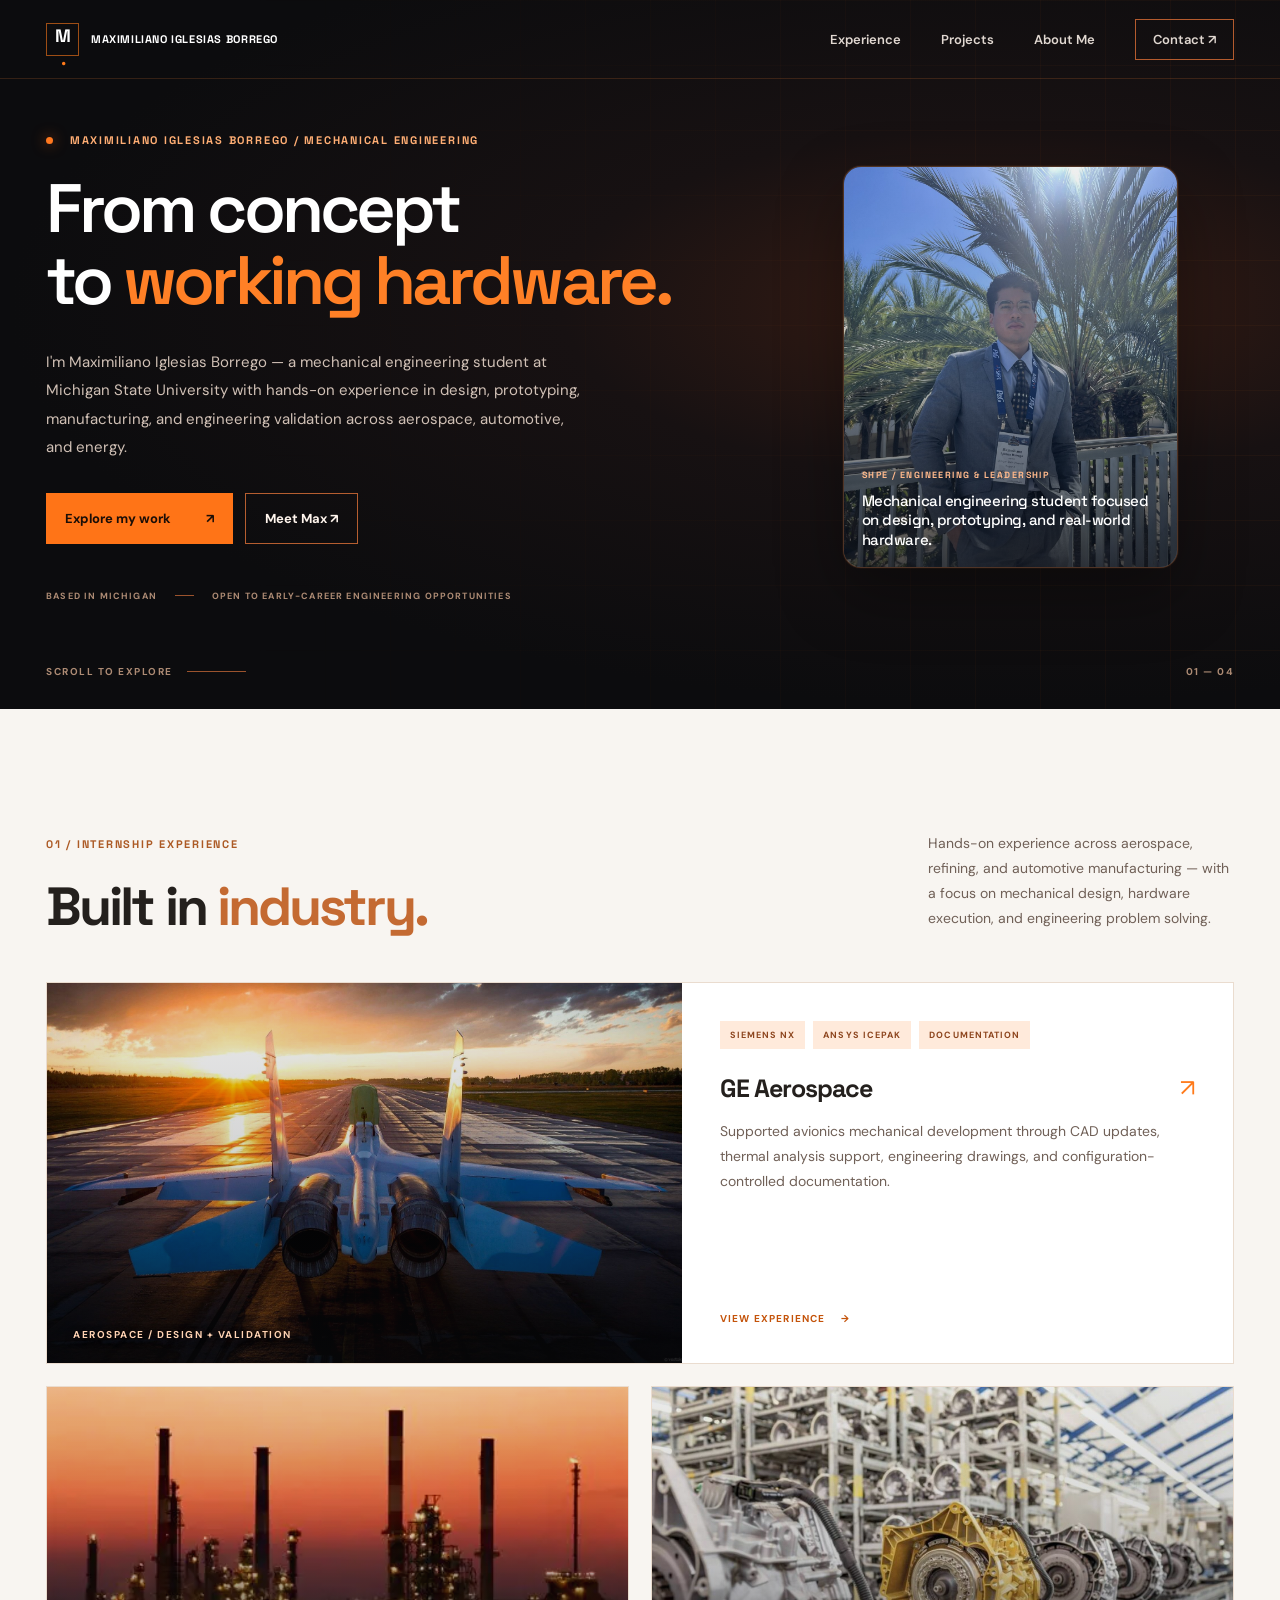
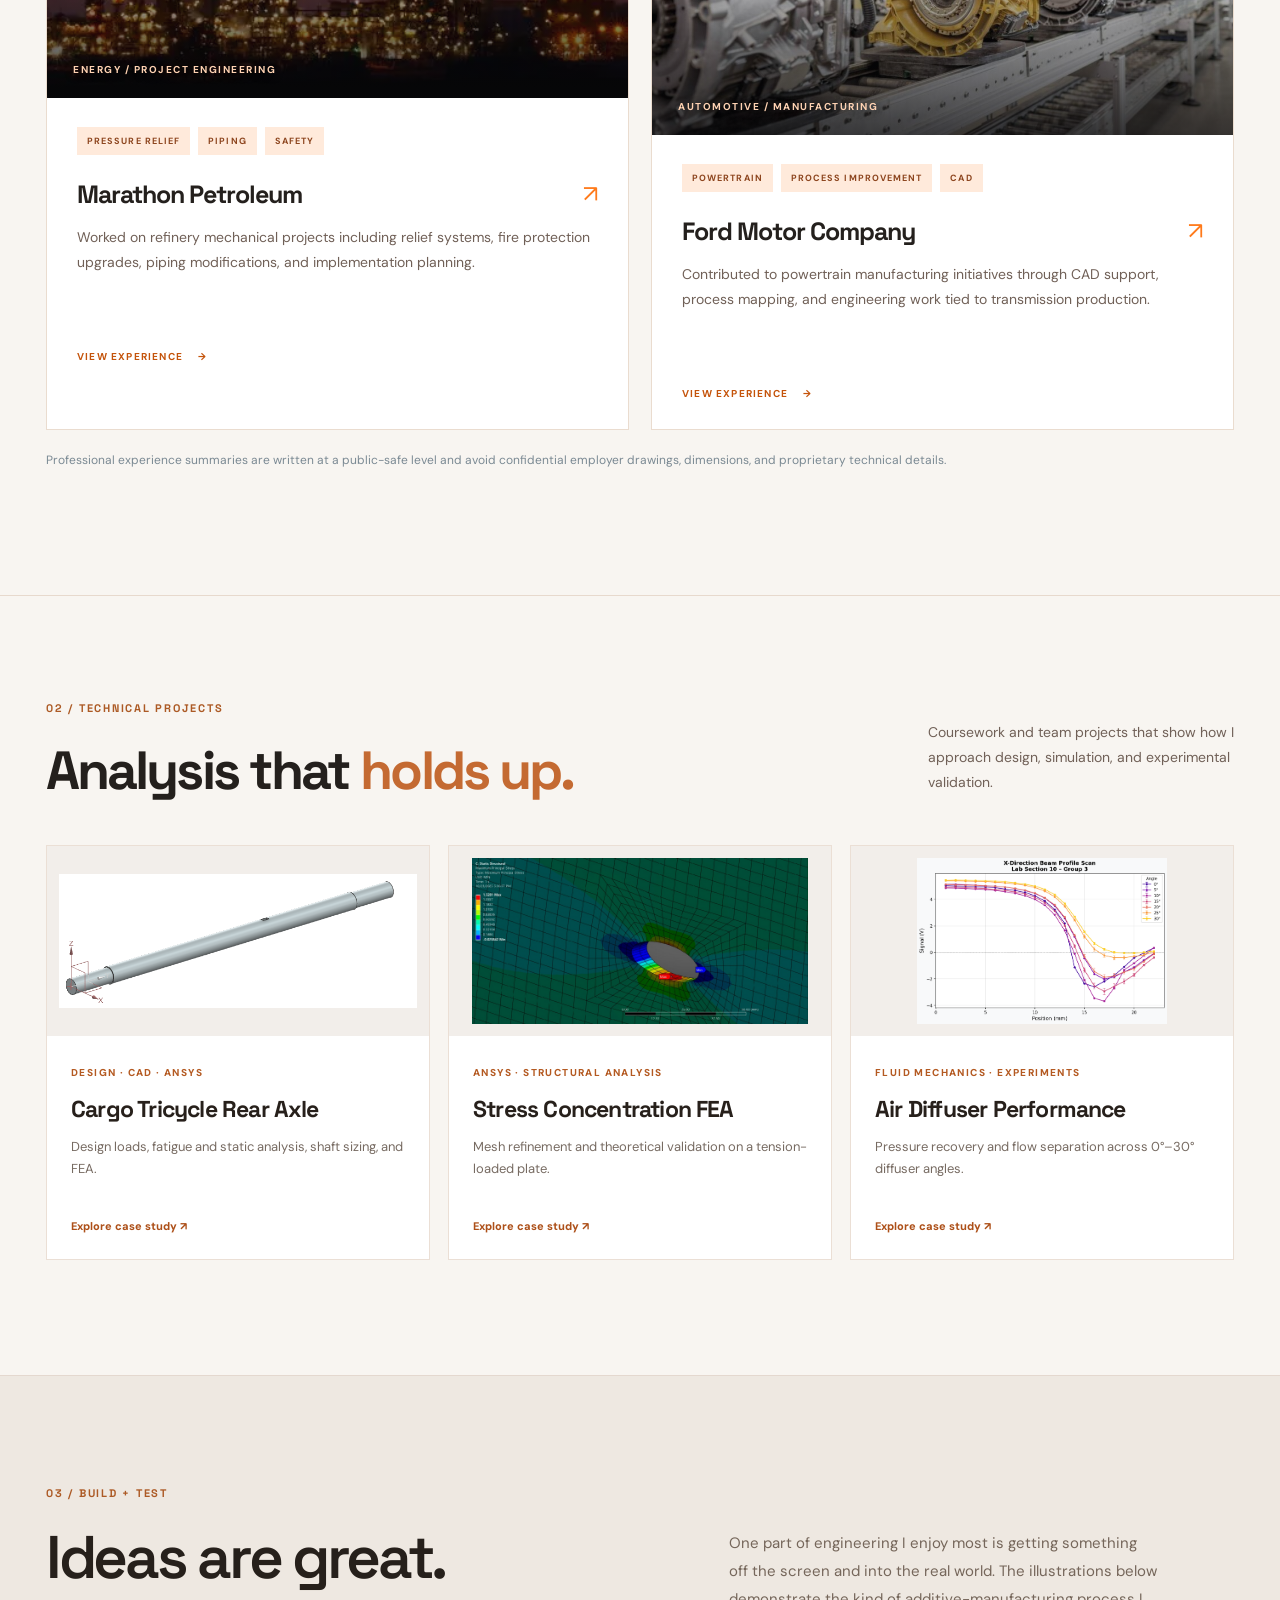
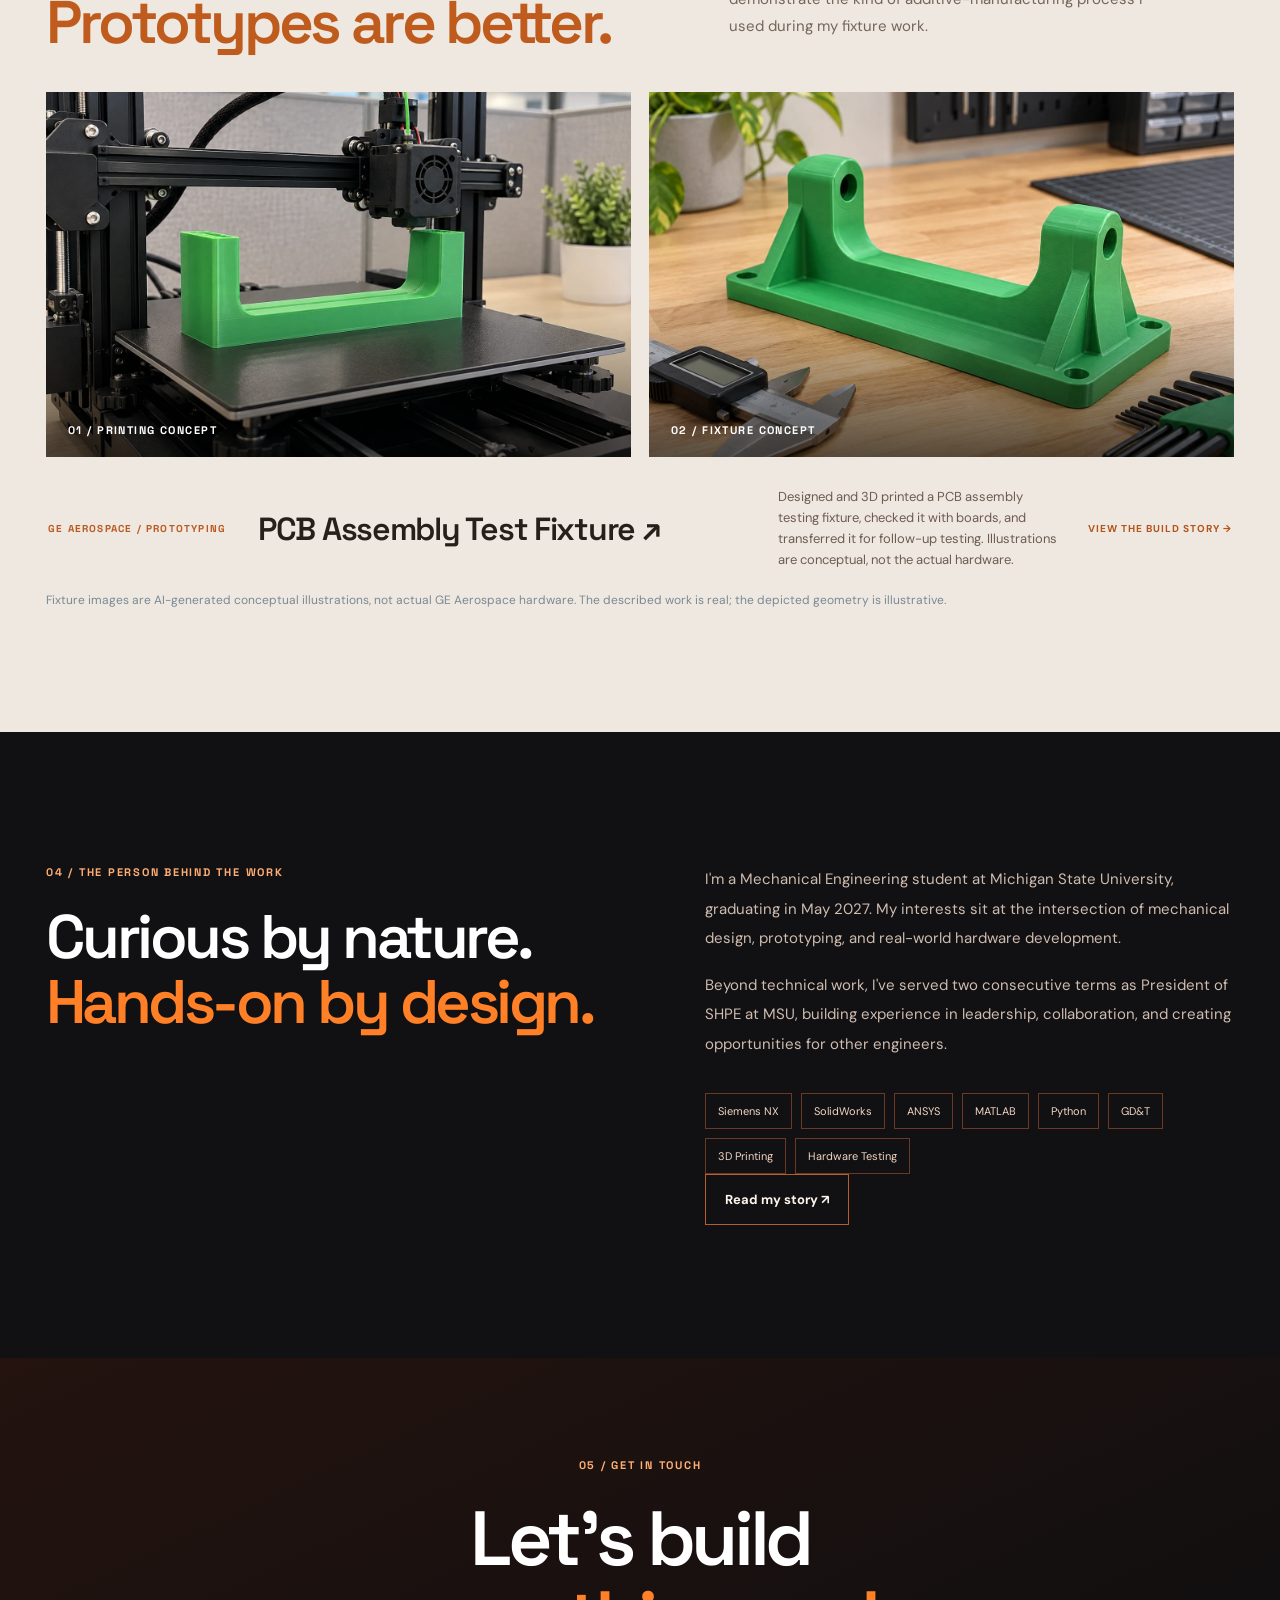
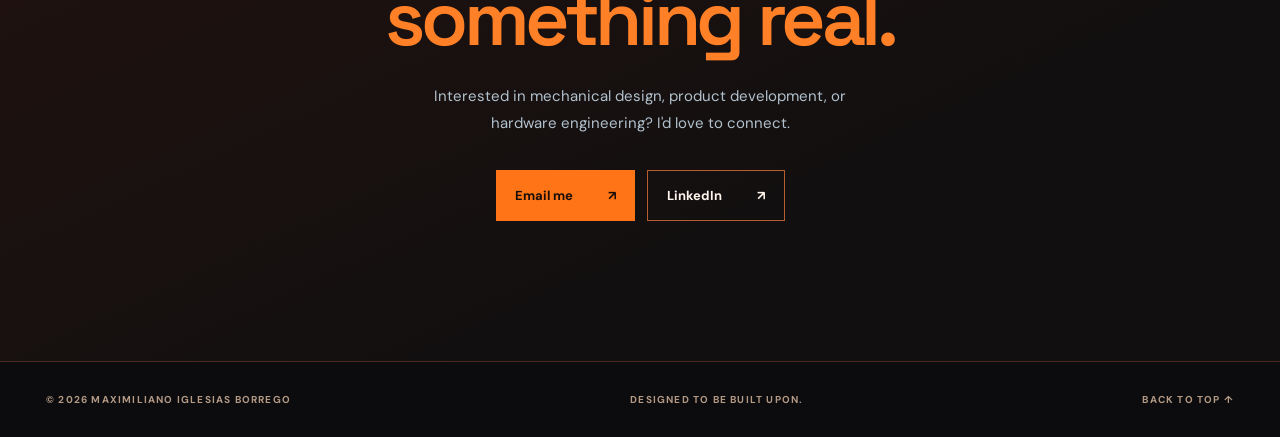
<file: index.html>
<!DOCTYPE html>

<html lang="en">
<head>
<meta charset="utf-8"/>
<meta content="width=device-width, initial-scale=1" name="viewport"/>
<meta content="Maximiliano Iglesias Borrego — mechanical engineering portfolio focused on mechanical design, prototyping, testing, and hardware development." name="description"/>
<meta content="#0c0c0e" name="theme-color"/>
<title>Maximiliano Iglesias Borrego | Mechanical Engineering</title><link rel="icon" type="image/png" href="favicon.png"/>
<link href="styles.css" rel="stylesheet"/>
</head>
<body>
<header class="site-header" id="top">
<div class="shell nav-wrap">
<a aria-label="Maximiliano Iglesias Borrego home" class="brand" href="index.html"><span class="brand-icon">M<span class="brand-dot">.</span></span><span>MAXIMILIANO IGLESIAS BORREGO</span></a>
<button aria-controls="navLinks" aria-expanded="false" aria-label="Toggle navigation" class="menu-toggle" id="menuToggle" type="button"><span></span><span></span><span></span></button>
<nav aria-label="Primary navigation" class="nav-links" id="navLinks"><a href="index.html#work">Experience</a><a href="index.html#academic">Projects</a><a href="about.html">About Me</a><a class="nav-contact" href="mailto:iglesi17@msu.edu">Contact ↗</a></nav>
</div>
</header>
<main>
<section aria-labelledby="heroTitle" class="hero dark-section">
<div aria-hidden="true" class="hero-grid"></div>
<div class="shell hero-inner">
<div class="hero-copy">
<p class="eyebrow"><span class="live-dot"></span> MAXIMILIANO IGLESIAS BORREGO / MECHANICAL ENGINEERING</p>
<h1 id="heroTitle">From concept<br/>to <em>working hardware.</em></h1>
<p class="hero-description">I'm Maximiliano Iglesias Borrego — a mechanical engineering student at Michigan State University with hands-on experience in design, prototyping, manufacturing, and engineering validation across aerospace, automotive, and energy.</p>
<div class="hero-actions"><a class="btn btn-primary" href="#work">Explore my work <span aria-hidden="true">↗</span></a><a class="btn btn-outline" href="about.html">Meet Max ↗</a></div>
<div class="hero-meta"><span>BASED IN MICHIGAN</span><span class="meta-sep"></span><span>OPEN TO EARLY-CAREER ENGINEERING OPPORTUNITIES</span></div>
</div>
<figure class="hero-visual hero-portrait">
  <img src="assets/max-hero-shpe.jpg" alt="Maximiliano Iglesias Borrego in a suit at a SHPE convention" class="hero-portrait-image"/>
  <div class="hero-portrait-overlay"></div>
  <figcaption class="hero-portrait-caption">
    <span class="hero-portrait-kicker">SHPE / ENGINEERING & LEADERSHIP</span>
    <strong>Mechanical engineering student focused on design, prototyping, and real-world hardware.</strong>
  </figcaption>
</figure>
</div>
<div class="shell hero-bottom"><span>SCROLL TO EXPLORE</span><span class="scroll-line"></span><span>01 — 04</span></div>
</section>
<section aria-labelledby="workTitle" class="work-section light-section" id="work">
<div class="shell">
<div class="section-heading"><div><p class="eyebrow eyebrow-light">01 / INTERNSHIP EXPERIENCE</p><h2 id="workTitle">Built in <span>industry.</span></h2></div><p>Hands-on experience across aerospace, refining, and automotive manufacturing — with a focus on mechanical design, hardware execution, and engineering problem solving.</p></div>
<div class="project-grid experience-cards">
<a class="project-card featured experience-card" href="projects.html#ge-aerospace"><div class="project-image photo-project-image"><img src="assets/ge-aerospace-hero.jpg" alt="Aircraft on a runway at sunset representing aerospace engineering"/><div class="photo-overlay"><span class="art-caption">AEROSPACE / DESIGN + VALIDATION</span></div></div><div class="project-info"><div class="project-tags"><span>SIEMENS NX</span><span>ANSYS ICEPAK</span><span>DOCUMENTATION</span></div><div class="project-title-row"><h3>GE Aerospace</h3><span aria-hidden="true">↗</span></div><p>Supported avionics mechanical development through CAD updates, thermal analysis support, engineering drawings, and configuration-controlled documentation.</p><span class="project-link">VIEW EXPERIENCE <span aria-hidden="true">→</span></span></div></a>
<a class="project-card experience-card" href="projects.html#marathon"><div class="project-image photo-project-image"><img src="assets/marathon-refinery.webp" alt="Refinery skyline at dusk representing energy and project engineering"/><div class="photo-overlay"><span class="art-caption">ENERGY / PROJECT ENGINEERING</span></div></div><div class="project-info"><div class="project-tags"><span>PRESSURE RELIEF</span><span>PIPING</span><span>SAFETY</span></div><div class="project-title-row"><h3>Marathon Petroleum</h3><span aria-hidden="true">↗</span></div><p>Worked on refinery mechanical projects including relief systems, fire protection upgrades, piping modifications, and implementation planning.</p><span class="project-link">VIEW EXPERIENCE <span aria-hidden="true">→</span></span></div></a>
<a class="project-card experience-card" href="projects.html#ford"><div class="project-image photo-project-image"><img src="assets/ford-powertrain.jpg" alt="Automotive transmission assemblies on a manufacturing line"/><div class="photo-overlay"><span class="art-caption">AUTOMOTIVE / MANUFACTURING</span></div></div><div class="project-info"><div class="project-tags"><span>POWERTRAIN</span><span>PROCESS IMPROVEMENT</span><span>CAD</span></div><div class="project-title-row"><h3>Ford Motor Company</h3><span aria-hidden="true">↗</span></div><p>Contributed to powertrain manufacturing initiatives through CAD support, process mapping, and engineering work tied to transmission production.</p><span class="project-link">VIEW EXPERIENCE <span aria-hidden="true">→</span></span></div></a>
</div>
<p class="portfolio-note">Professional experience summaries are written at a public-safe level and avoid confidential employer drawings, dimensions, and proprietary technical details.</p>
</div>
</section>
<section class="academic-section light-section" id="academic"><div class="shell"><div class="section-heading"><div><p class="eyebrow eyebrow-light">02 / TECHNICAL PROJECTS</p><h2>Analysis that <span>holds up.</span></h2></div><p>Coursework and team projects that show how I approach design, simulation, and experimental validation.</p></div><div class="academic-grid"><a class="academic-card" href="projects.html#rear-axle"><img alt="Siemens NX CAD model of a cargo tricycle rear axle" src="assets/axle-cad.png"/><div><small>DESIGN · CAD · ANSYS</small><h3>Cargo Tricycle Rear Axle</h3><p>Design loads, fatigue and static analysis, shaft sizing, and FEA.</p><span>Explore case study ↗</span></div></a><a class="academic-card" href="projects.html#stress-fea"><img alt="Finite element stress contour concentrated around a circular hole" src="assets/fea-stress.png"/><div><small>ANSYS · STRUCTURAL ANALYSIS</small><h3>Stress Concentration FEA</h3><p>Mesh refinement and theoretical validation on a tension-loaded plate.</p><span>Explore case study ↗</span></div></a><a class="academic-card" href="projects.html#diffuser"><img alt="Measured experimental diffuser response across seven opening angles" src="assets/diffuser-x.png"/><div><small>FLUID MECHANICS · EXPERIMENTS</small><h3>Air Diffuser Performance</h3><p>Pressure recovery and flow separation across 0°–30° diffuser angles.</p><span>Explore case study ↗</span></div></a></div></div></section><section class="prototype-spotlight light-section" id="prototype">
 <div class="shell">
  <div class="spotlight-head"><div><p class="eyebrow eyebrow-light">03 / BUILD + TEST</p><h2>Ideas are great.<br><span>Prototypes are better.</span></h2></div><p>One part of engineering I enjoy most is getting something off the screen and into the real world. The illustrations below demonstrate the kind of additive-manufacturing process I used during my fixture work.</p></div>
  <a class="spotlight-grid" href="projects.html#pcb-fixture">
   <div class="spotlight-photo"><img loading="lazy" src="assets/fixture-printing-illustration.webp" alt="AI-generated illustration of a generic 3D-printed test fixture on a desktop 3D printer"/><span>01 / PRINTING CONCEPT</span></div>
   <div class="spotlight-photo"><img loading="lazy" src="assets/fixture-finished-illustration.webp" alt="AI-generated illustration of a generic completed 3D-printed support fixture on a workbench"/><span>02 / FIXTURE CONCEPT</span></div>
   <div class="spotlight-caption"><span class="spotlight-kicker">GE AEROSPACE / PROTOTYPING</span><h3>PCB Assembly Test Fixture <span aria-hidden="true">↗</span></h3><p>Designed and 3D printed a PCB assembly testing fixture, checked it with boards, and transferred it for follow-up testing. Illustrations are conceptual, not the actual hardware.</p><strong>VIEW THE BUILD STORY →</strong></div>
  </a>
  <p class="portfolio-note">Fixture images are AI-generated conceptual illustrations, not actual GE Aerospace hardware. The described work is real; the depicted geometry is illustrative.</p>
 </div>
</section>
<section aria-labelledby="aboutTitle" class="about-section dark-section" id="about"><div class="shell about-layout"><div><p class="eyebrow">04 / THE PERSON BEHIND THE WORK</p><h2 id="aboutTitle">Curious by nature.<br/><em>Hands-on by design.</em></h2></div><div class="about-copy"><p>I'm a Mechanical Engineering student at Michigan State University, graduating in May 2027. My interests sit at the intersection of mechanical design, prototyping, and real-world hardware development.</p><p>Beyond technical work, I've served two consecutive terms as President of SHPE at MSU, building experience in leadership, collaboration, and creating opportunities for other engineers.</p><div class="skill-list"><span>Siemens NX</span><span>SolidWorks</span><span>ANSYS</span><span>MATLAB</span><span>Python</span><span>GD&amp;T</span><span>3D Printing</span><span>Hardware Testing</span></div><a class="btn btn-outline" href="about.html">Read my story ↗</a></div></div></section>
<section class="contact-section dark-section" id="contact"><div class="shell contact-layout"><p class="eyebrow">05 / GET IN TOUCH</p><h2>Let's build<br/><em>something real.</em></h2><p>Interested in mechanical design, product development, or hardware engineering? I'd love to connect.</p><div class="contact-actions"><a class="btn btn-primary" href="mailto:iglesi17@msu.edu">Email me <span aria-hidden="true">↗</span></a><a class="btn btn-outline" href="https://www.linkedin.com/in/maximiliano-iglesias-borrego/" rel="noopener noreferrer" target="_blank">LinkedIn <span aria-hidden="true">↗</span></a></div></div></section>
</main>
<footer class="site-footer dark-section"><div class="shell footer-inner"><span>© <span id="year"></span> MAXIMILIANO IGLESIAS BORREGO</span><span>DESIGNED TO BE BUILT UPON.</span><a href="#top">BACK TO TOP ↑</a></div></footer>
<script src="script.js"></script>
</body>
</html>
</file>
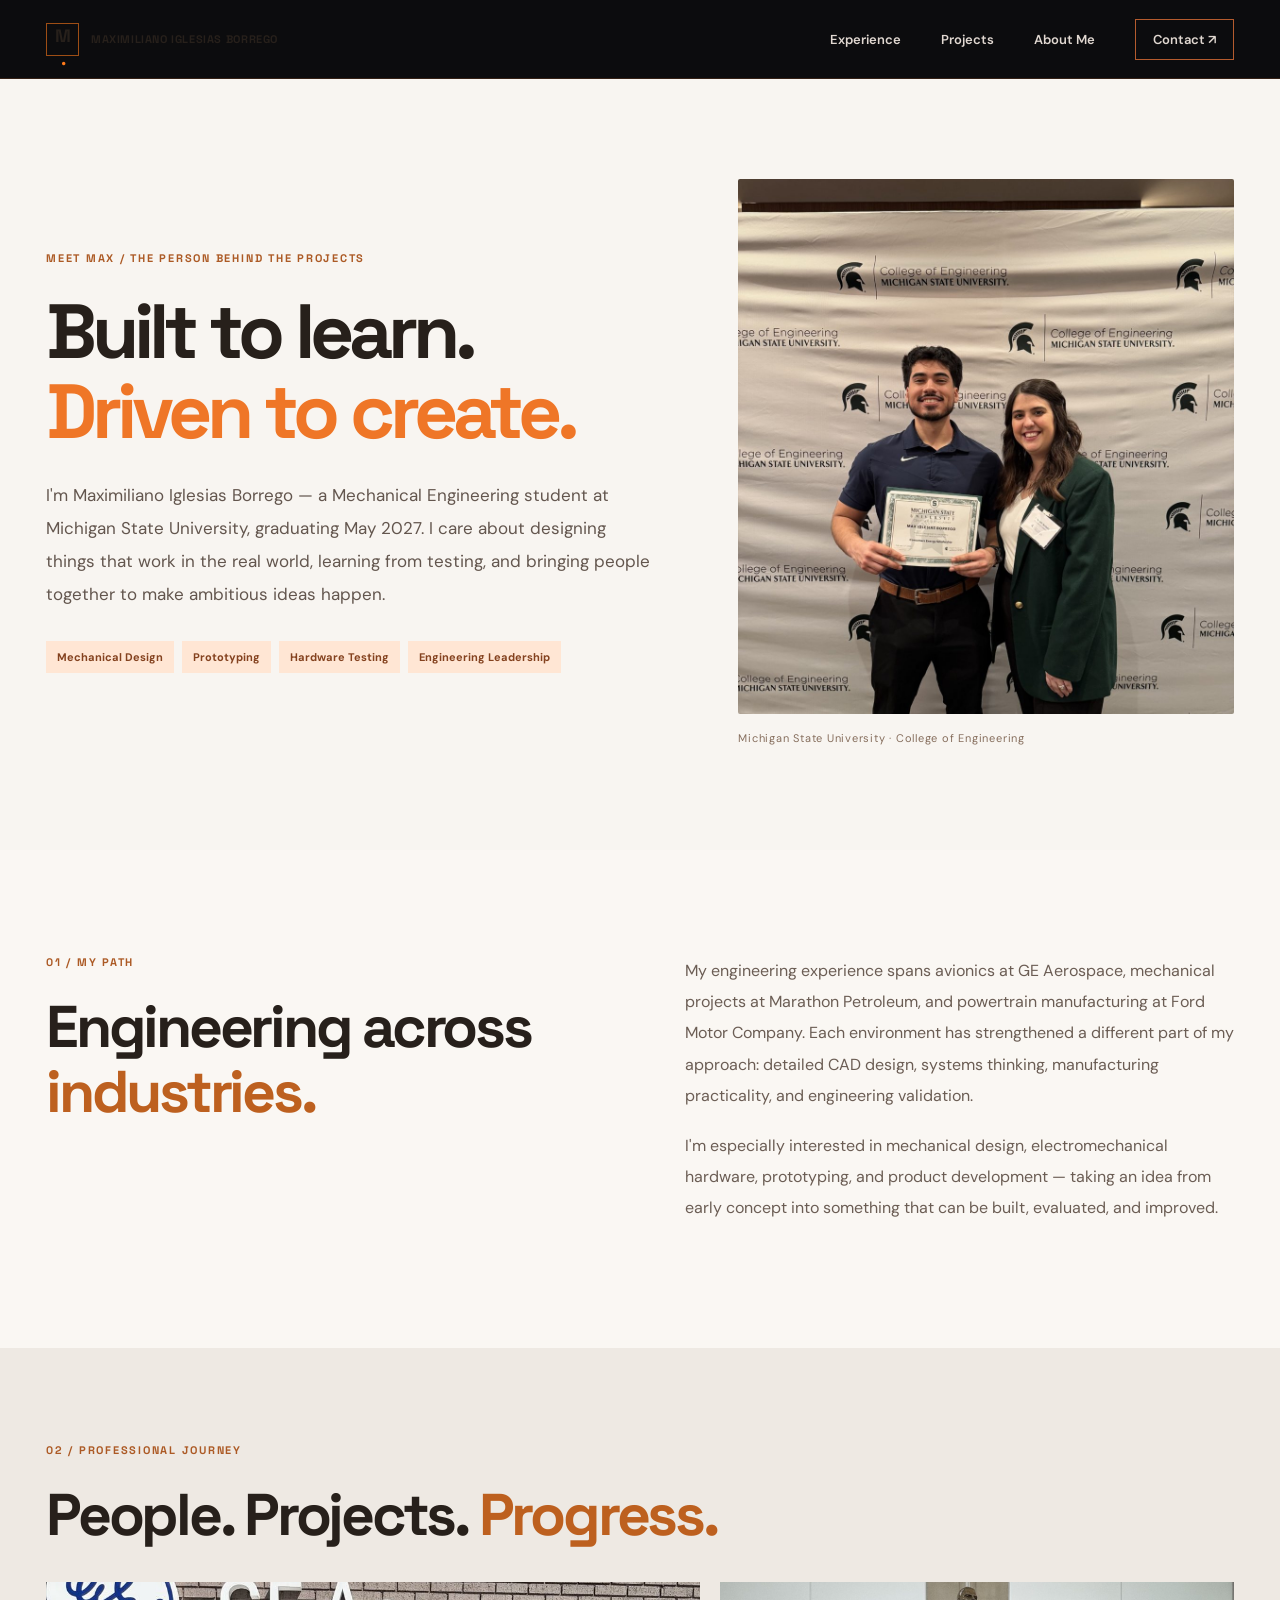
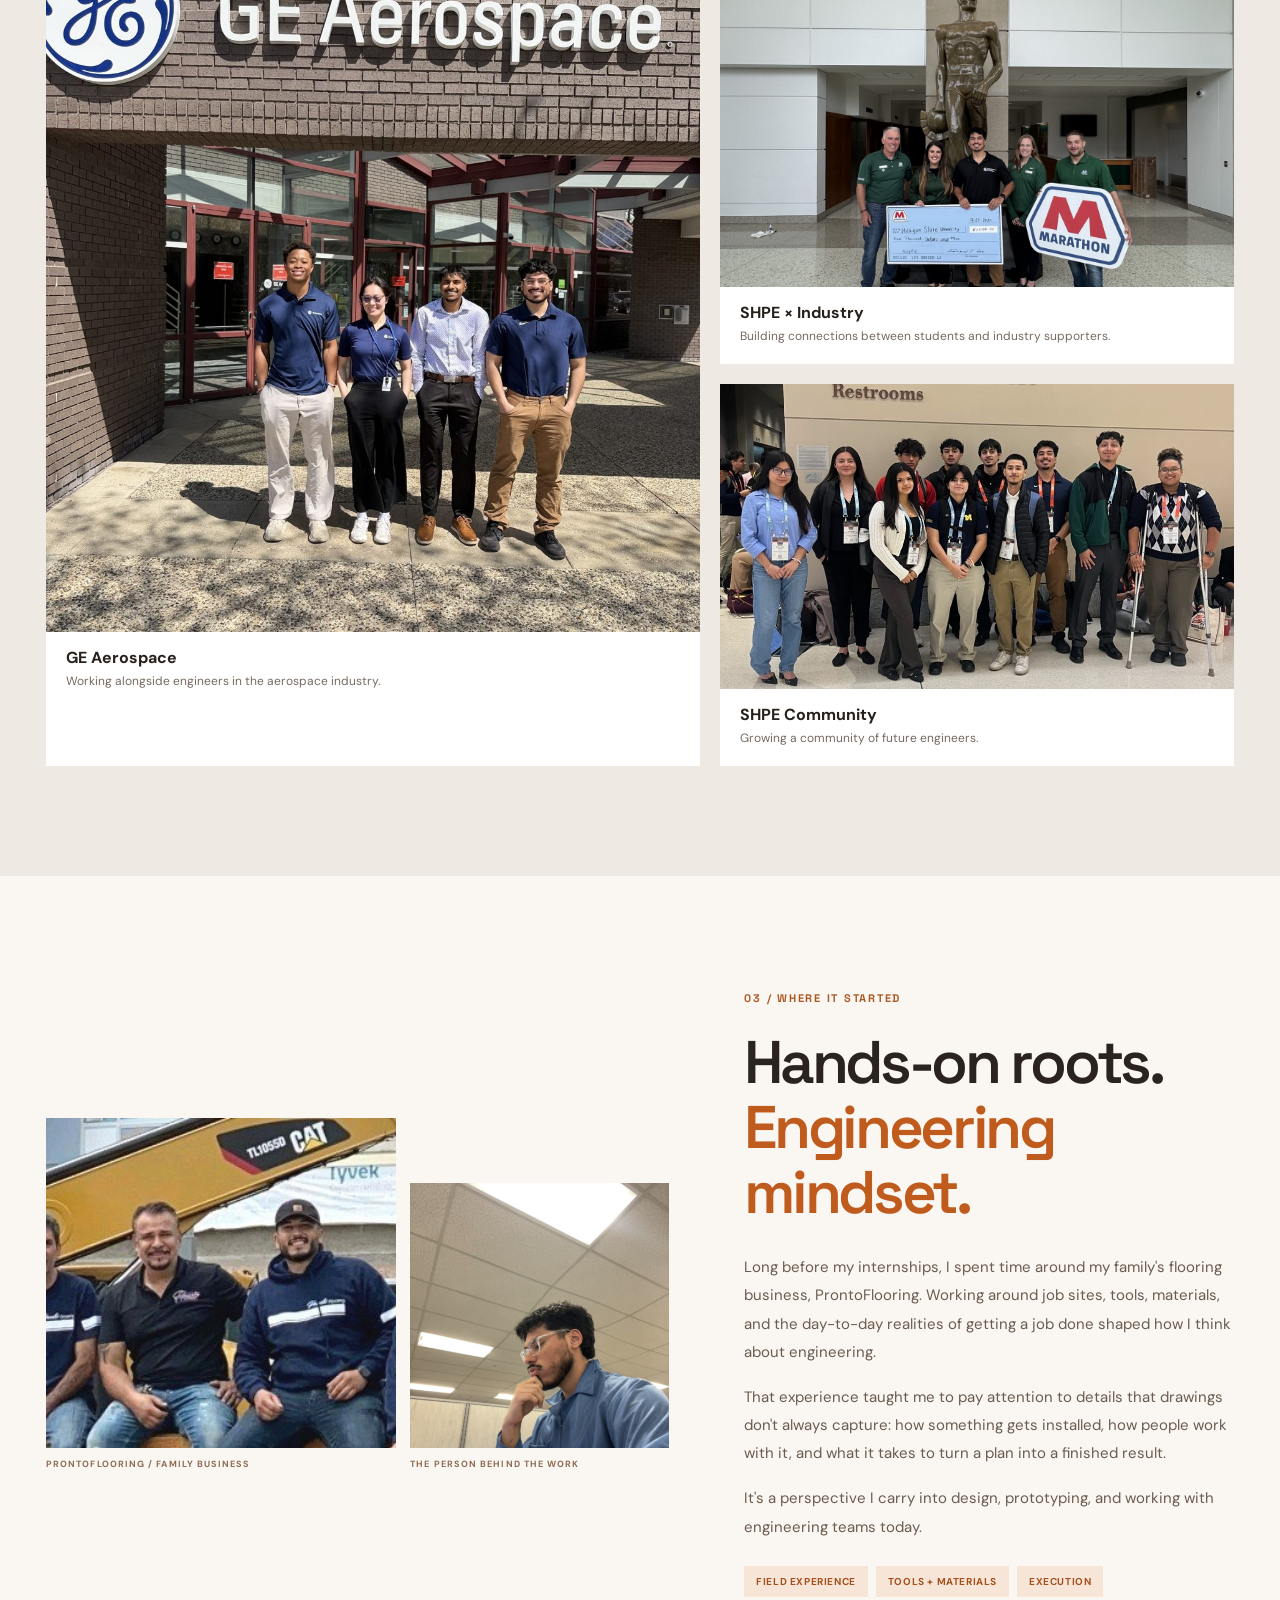
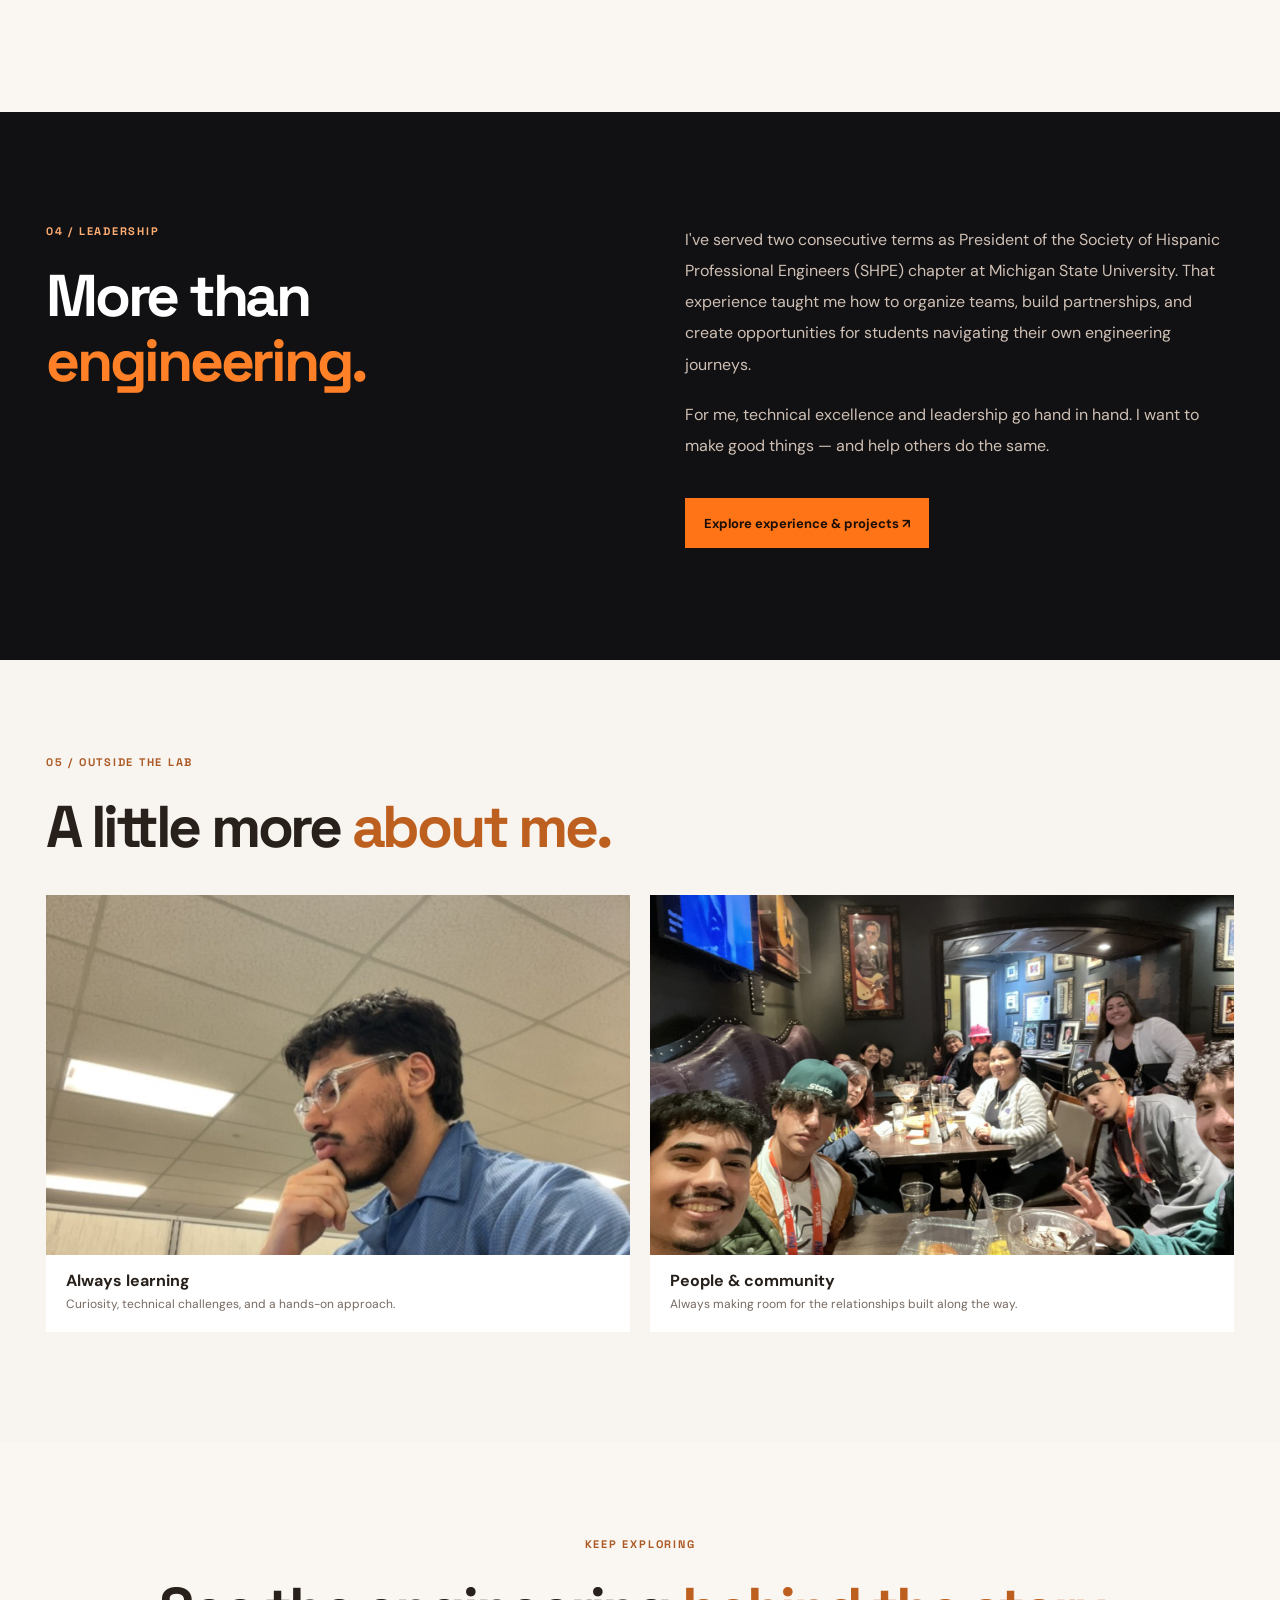
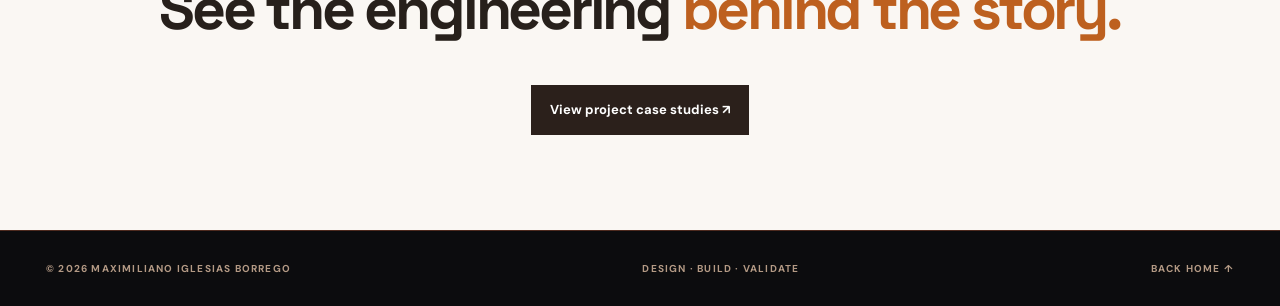
<file: about.html>
<!doctype html><html lang="en"><head><meta charset="utf-8"><meta name="viewport" content="width=device-width, initial-scale=1"><meta name="description" content="About Maximiliano Iglesias Borrego — mechanical engineering, hands-on development, and SHPE leadership."><title>About Max | Mechanical Engineering</title><link rel="icon" type="image/png" href="favicon.png"/><link rel="stylesheet" href="styles.css"></head><body class="projects-page"><header class="site-header project-header"><div class="shell nav-wrap"><a class="brand" href="index.html"><span class="brand-icon">M<span class="brand-dot">.</span></span><span>MAXIMILIANO IGLESIAS BORREGO</span></a><button class="menu-toggle" id="menuToggle" type="button" aria-label="Toggle navigation" aria-expanded="false" aria-controls="navLinks"><span></span><span></span><span></span></button><nav class="nav-links" id="navLinks" aria-label="Primary navigation"><a href="index.html#work">Experience</a><a href="index.html#academic">Projects</a><a href="about.html">About Me</a><a href="mailto:iglesi17@msu.edu" class="nav-contact">Contact ↗</a></nav></div></header><main><section class="about-hero"><div class="shell about-hero-grid"><div><p class="eyebrow eyebrow-light">MEET MAX / THE PERSON BEHIND THE PROJECTS</p><h1>Built to learn.<br><em>Driven to create.</em></h1><p class="about-lede">I'm Maximiliano Iglesias Borrego — a Mechanical Engineering student at Michigan State University, graduating May 2027. I care about designing things that work in the real world, learning from testing, and bringing people together to make ambitious ideas happen.</p><div class="about-chips"><span>Mechanical Design</span><span>Prototyping</span><span>Hardware Testing</span><span>Engineering Leadership</span></div></div><figure><img src="assets/msu-award.jpg" alt="Max receiving recognition at a Michigan State University College of Engineering event"><figcaption>Michigan State University · College of Engineering</figcaption></figure></div></section><section class="about-narrative"><div class="shell about-narrative-grid"><div><p class="eyebrow eyebrow-light">01 / MY PATH</p><h2>Engineering across<br><span>industries.</span></h2></div><div><p>My engineering experience spans avionics at GE Aerospace, mechanical projects at Marathon Petroleum, and powertrain manufacturing at Ford Motor Company. Each environment has strengthened a different part of my approach: detailed CAD design, systems thinking, manufacturing practicality, and engineering validation.</p><p>I'm especially interested in mechanical design, electromechanical hardware, prototyping, and product development — taking an idea from early concept into something that can be built, evaluated, and improved.</p></div></div></section><section class="about-gallery-section"><div class="shell"><p class="eyebrow eyebrow-light">02 / PROFESSIONAL JOURNEY</p><h2>People. Projects. <span>Progress.</span></h2><div class="photo-grid"><figure class="photo-large"><img src="assets/ge-team.jpg" alt="Engineering colleagues in front of a GE Aerospace facility"><figcaption><strong>GE Aerospace</strong><span>Working alongside engineers in the aerospace industry.</span></figcaption></figure><figure><img src="assets/marathon-shpe.jpg" alt="Max with Marathon Petroleum representatives holding a SHPE donation check"><figcaption><strong>SHPE × Industry</strong><span>Building connections between students and industry supporters.</span></figcaption></figure><figure><img src="assets/shpe-conference.jpg" alt="SHPE engineering students together at a conference"><figcaption><strong>SHPE Community</strong><span>Growing a community of future engineers.</span></figcaption></figure></div></div></section><section class="roots-section" id="roots">
<div class="shell roots-grid">
 <div class="roots-photos"><figure class="roots-photo-main"><img loading="lazy" src="assets/prontoflooring-team.jpg" alt="ProntoFlooring team at a construction job site"/><figcaption>PRONTOFLOORING / FAMILY BUSINESS</figcaption></figure><figure class="roots-photo-small"><img loading="lazy" src="assets/at-work.jpg" alt="Max working at a desk"/><figcaption>THE PERSON BEHIND THE WORK</figcaption></figure></div>
 <div class="roots-story"><p class="eyebrow eyebrow-light">03 / WHERE IT STARTED</p><h2>Hands-on roots.<br><span>Engineering mindset.</span></h2><p>Long before my internships, I spent time around my family's flooring business, ProntoFlooring. Working around job sites, tools, materials, and the day-to-day realities of getting a job done shaped how I think about engineering.</p><p>That experience taught me to pay attention to details that drawings don't always capture: how something gets installed, how people work with it, and what it takes to turn a plan into a finished result.</p><p>It's a perspective I carry into design, prototyping, and working with engineering teams today.</p><div class="roots-tags"><span>FIELD EXPERIENCE</span><span>TOOLS + MATERIALS</span><span>EXECUTION</span></div></div>
</div></section><section class="leadership-section"><div class="shell about-narrative-grid"><div><p class="eyebrow">04 / LEADERSHIP</p><h2>More than<br><em>engineering.</em></h2></div><div><p>I've served two consecutive terms as President of the Society of Hispanic Professional Engineers (SHPE) chapter at Michigan State University. That experience taught me how to organize teams, build partnerships, and create opportunities for students navigating their own engineering journeys.</p><p>For me, technical excellence and leadership go hand in hand. I want to make good things — and help others do the same.</p><a class="btn btn-primary" href="projects.html">Explore experience & projects ↗</a></div></div></section><section class="about-gallery-section personal-strip"><div class="shell"><p class="eyebrow eyebrow-light">05 / OUTSIDE THE LAB</p><h2>A little more <span>about me.</span></h2><div class="photo-grid two"><figure><img src="assets/at-work.jpg" alt="Max working at an engineering desk"><figcaption><strong>Always learning</strong><span>Curiosity, technical challenges, and a hands-on approach.</span></figcaption></figure><figure><img src="assets/community.jpg" alt="Group of friends and peers at a restaurant during a conference"><figcaption><strong>People & community</strong><span>Always making room for the relationships built along the way.</span></figcaption></figure></div></div></section><section class="next-projects"><div class="shell"><p class="eyebrow eyebrow-light">KEEP EXPLORING</p><h2>See the engineering <span>behind the story.</span></h2><a class="btn btn-dark" href="projects.html#rear-axle">View project case studies ↗</a></div></section></main><footer class="site-footer project-footer"><div class="shell footer-inner"><span>© 2026 MAXIMILIANO IGLESIAS BORREGO</span><span>DESIGN · BUILD · VALIDATE</span><a href="index.html">BACK HOME ↑</a></div></footer><script src="script.js"></script></body></html>
</file>
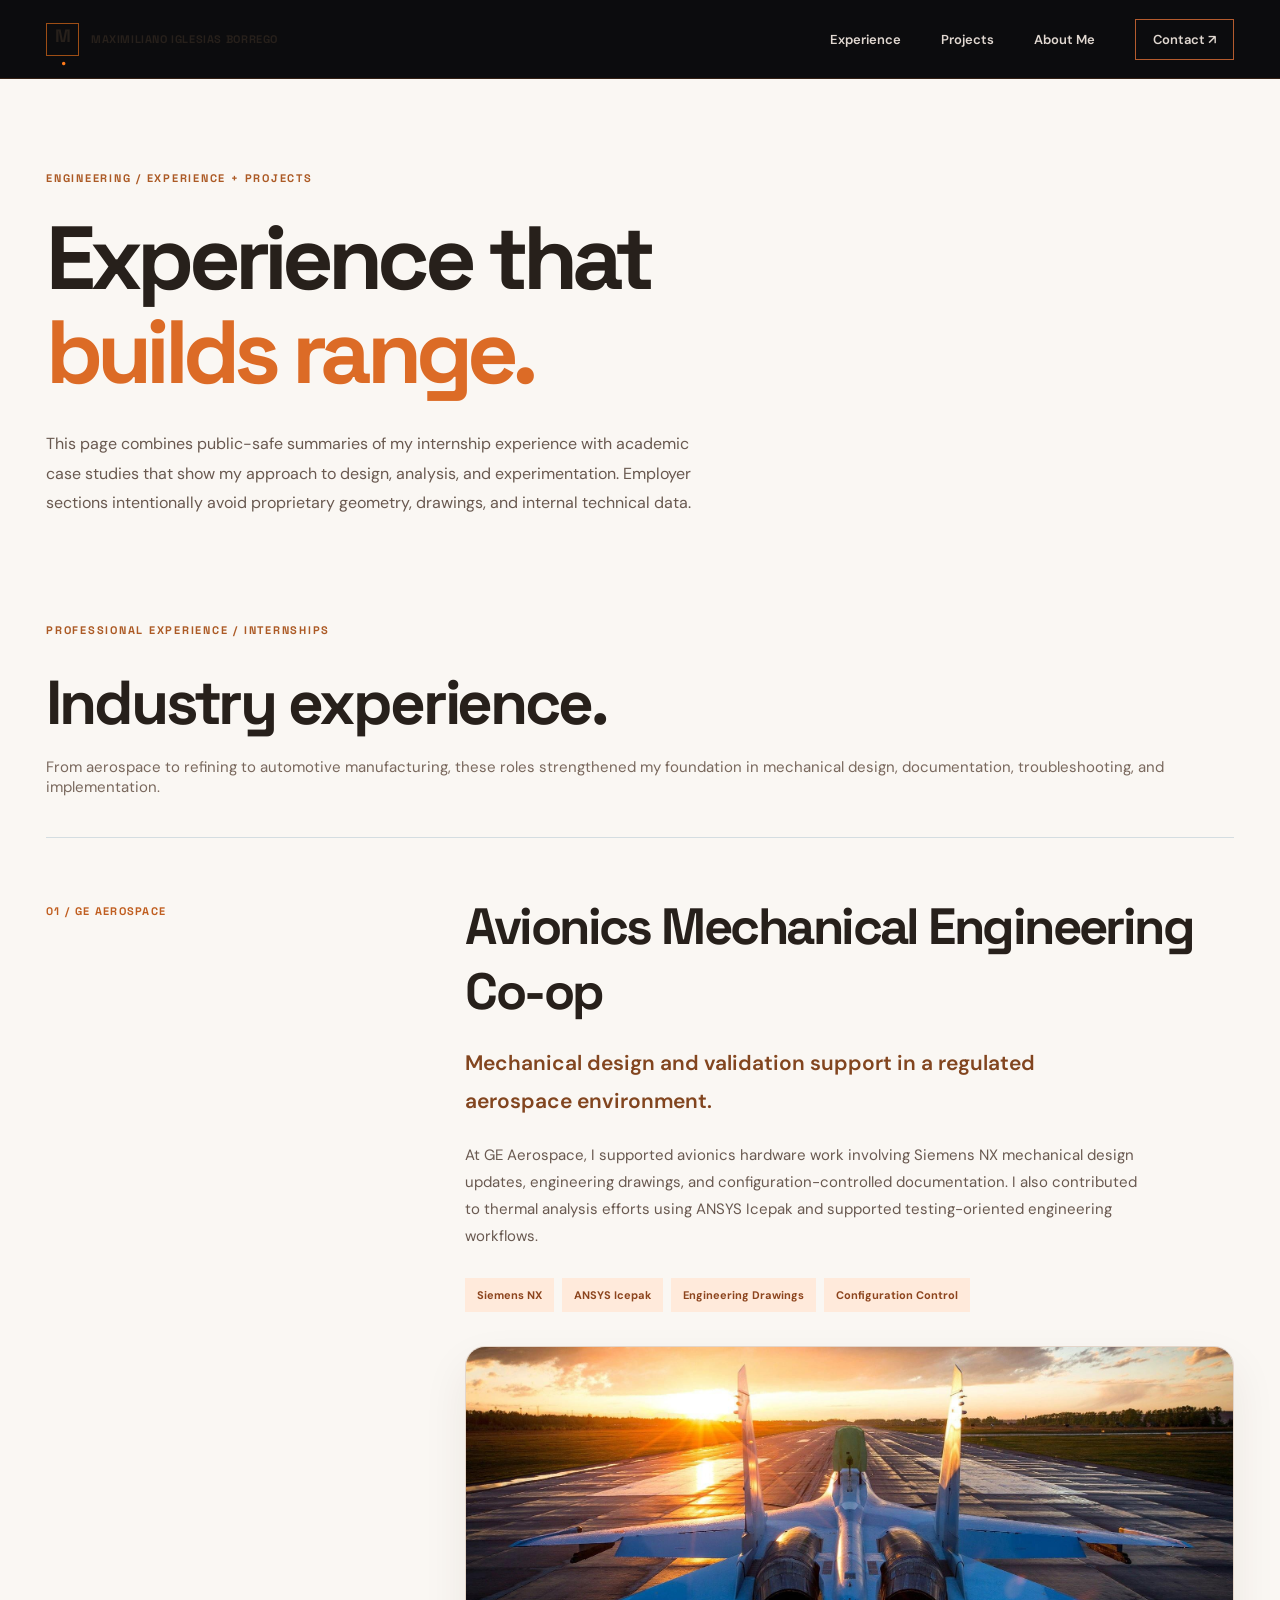
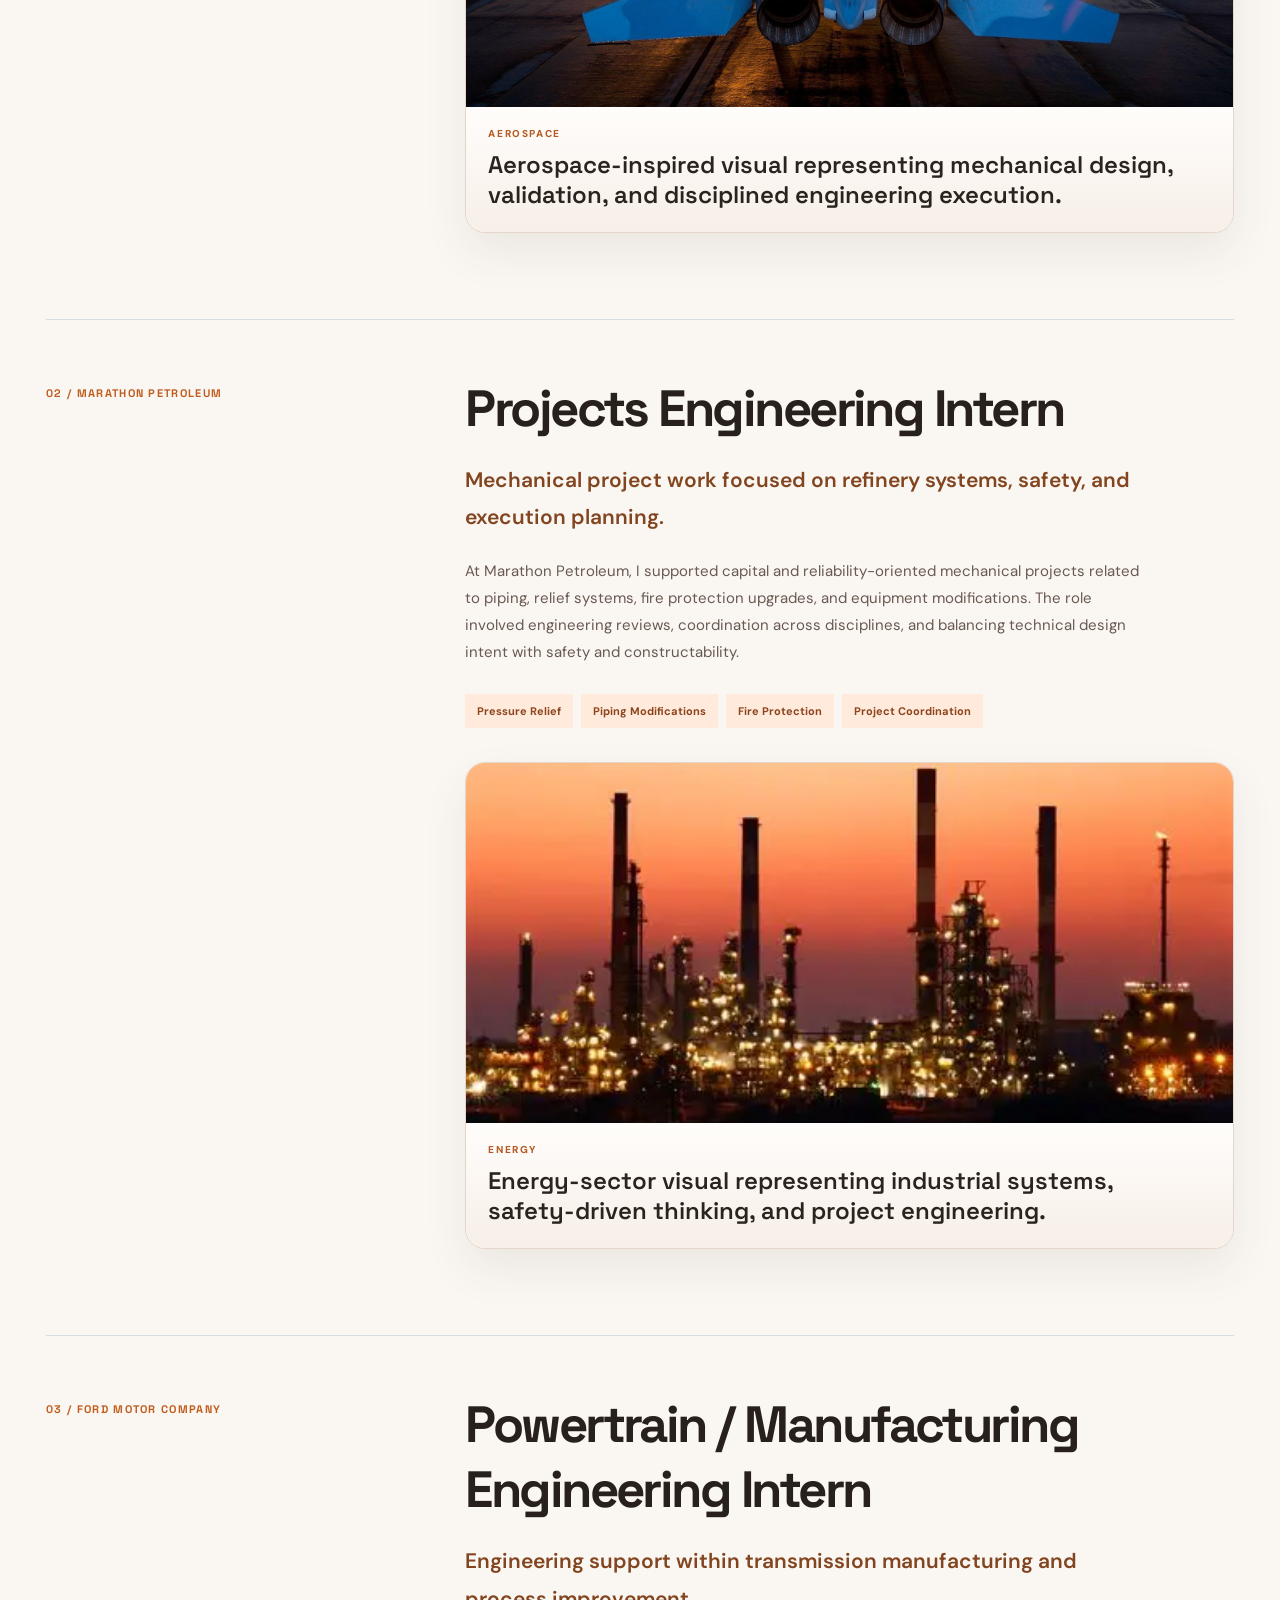
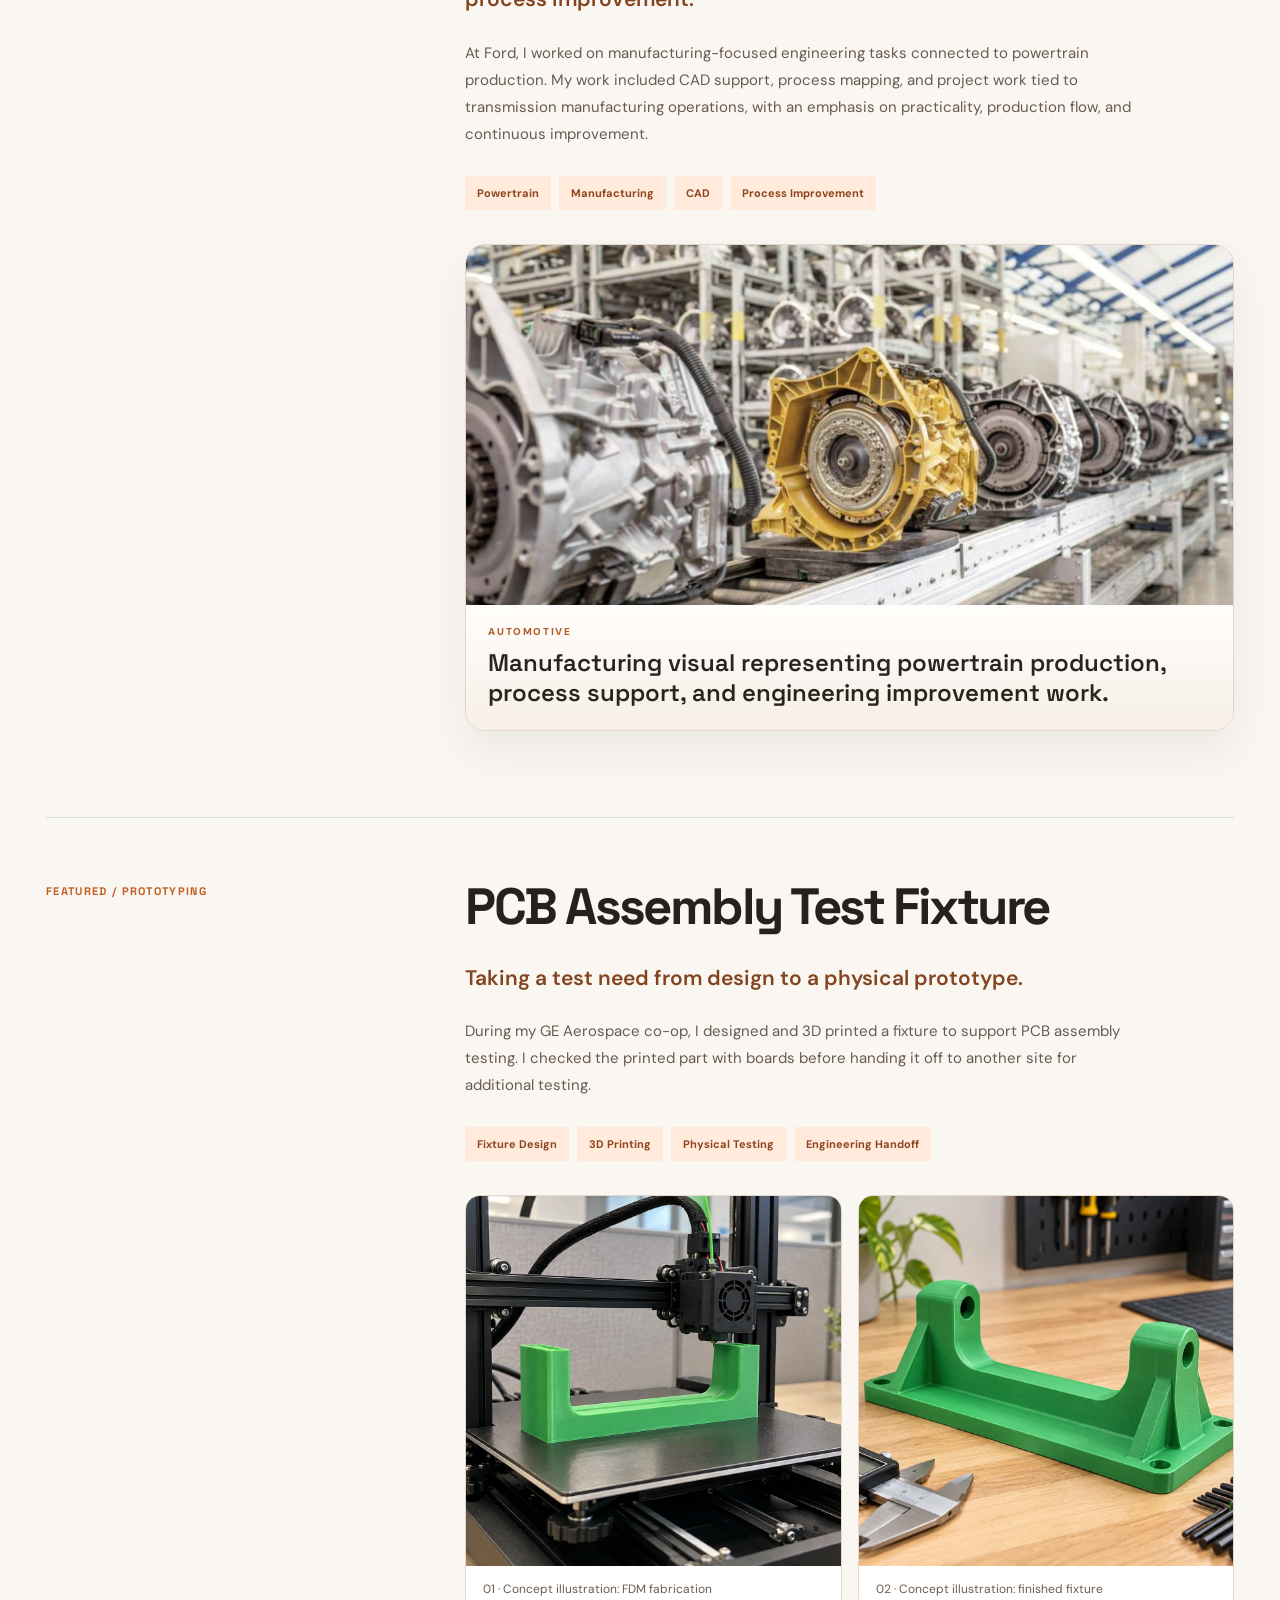
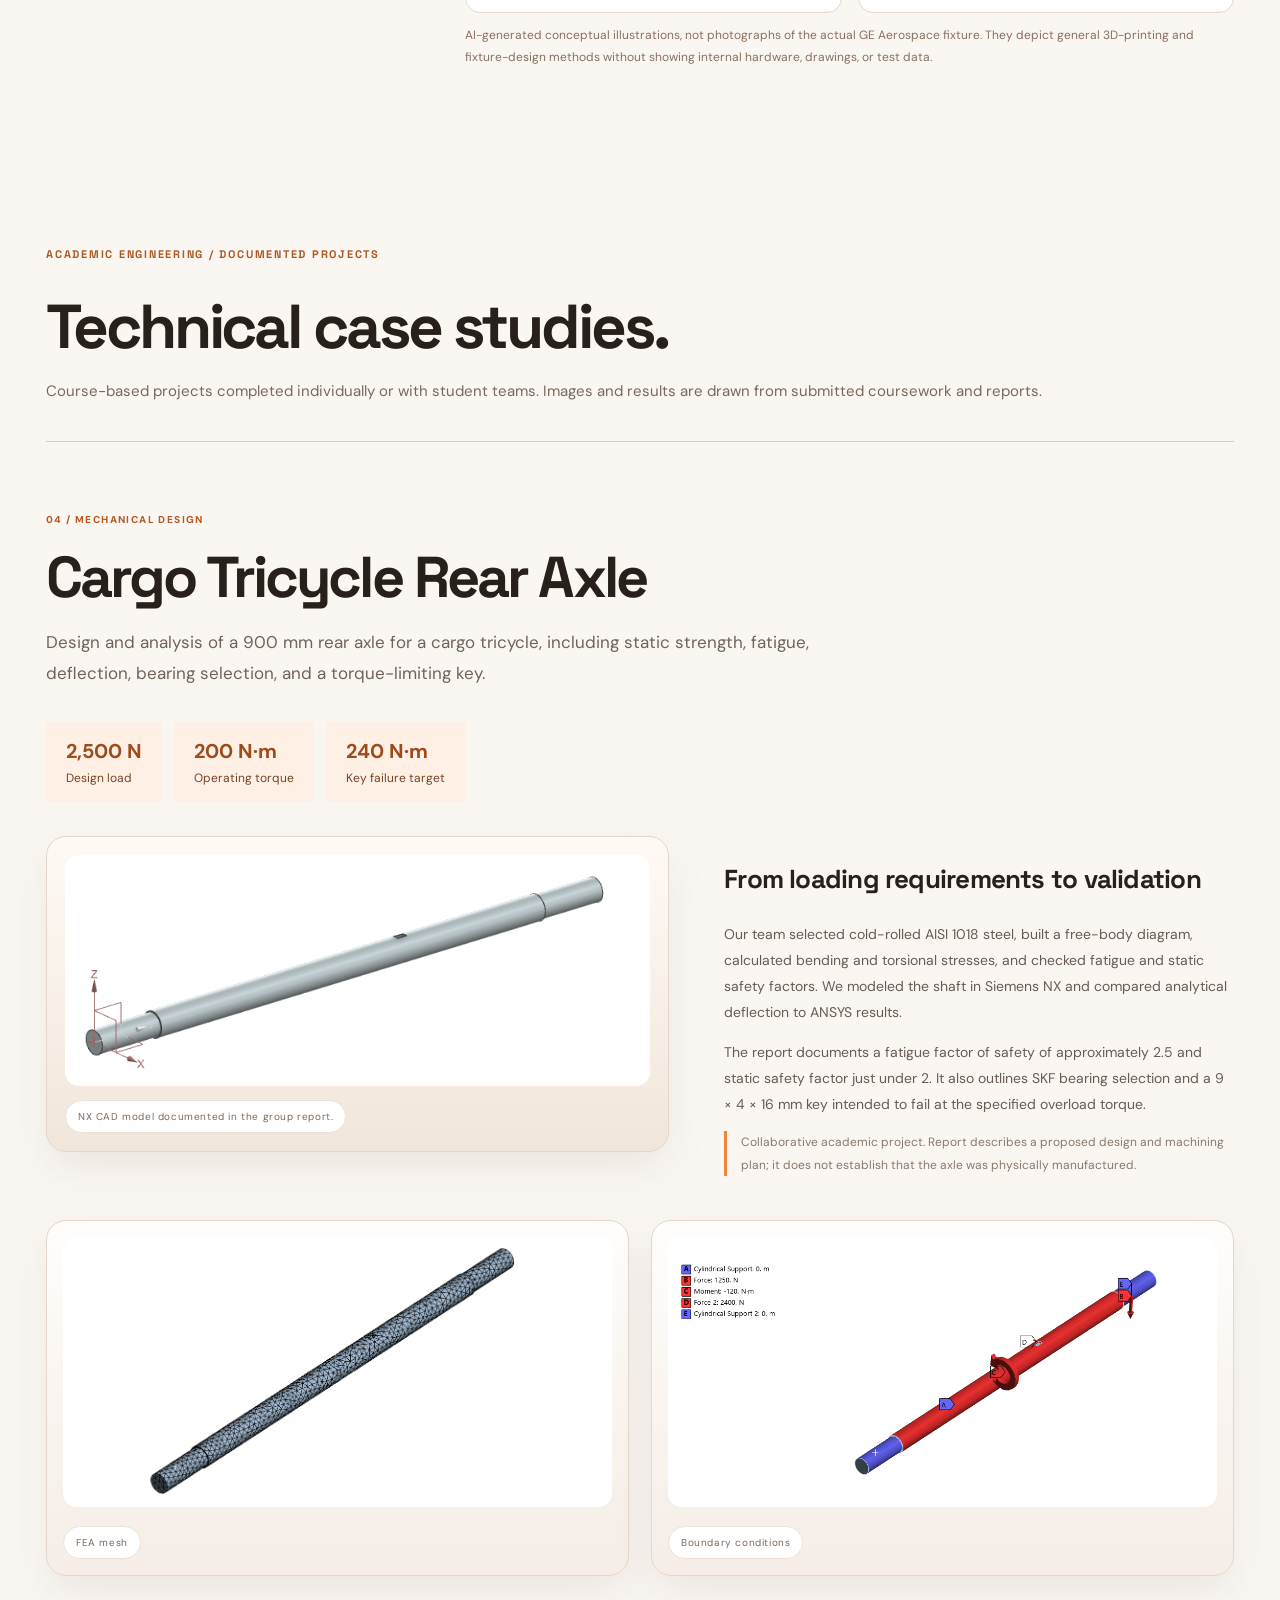
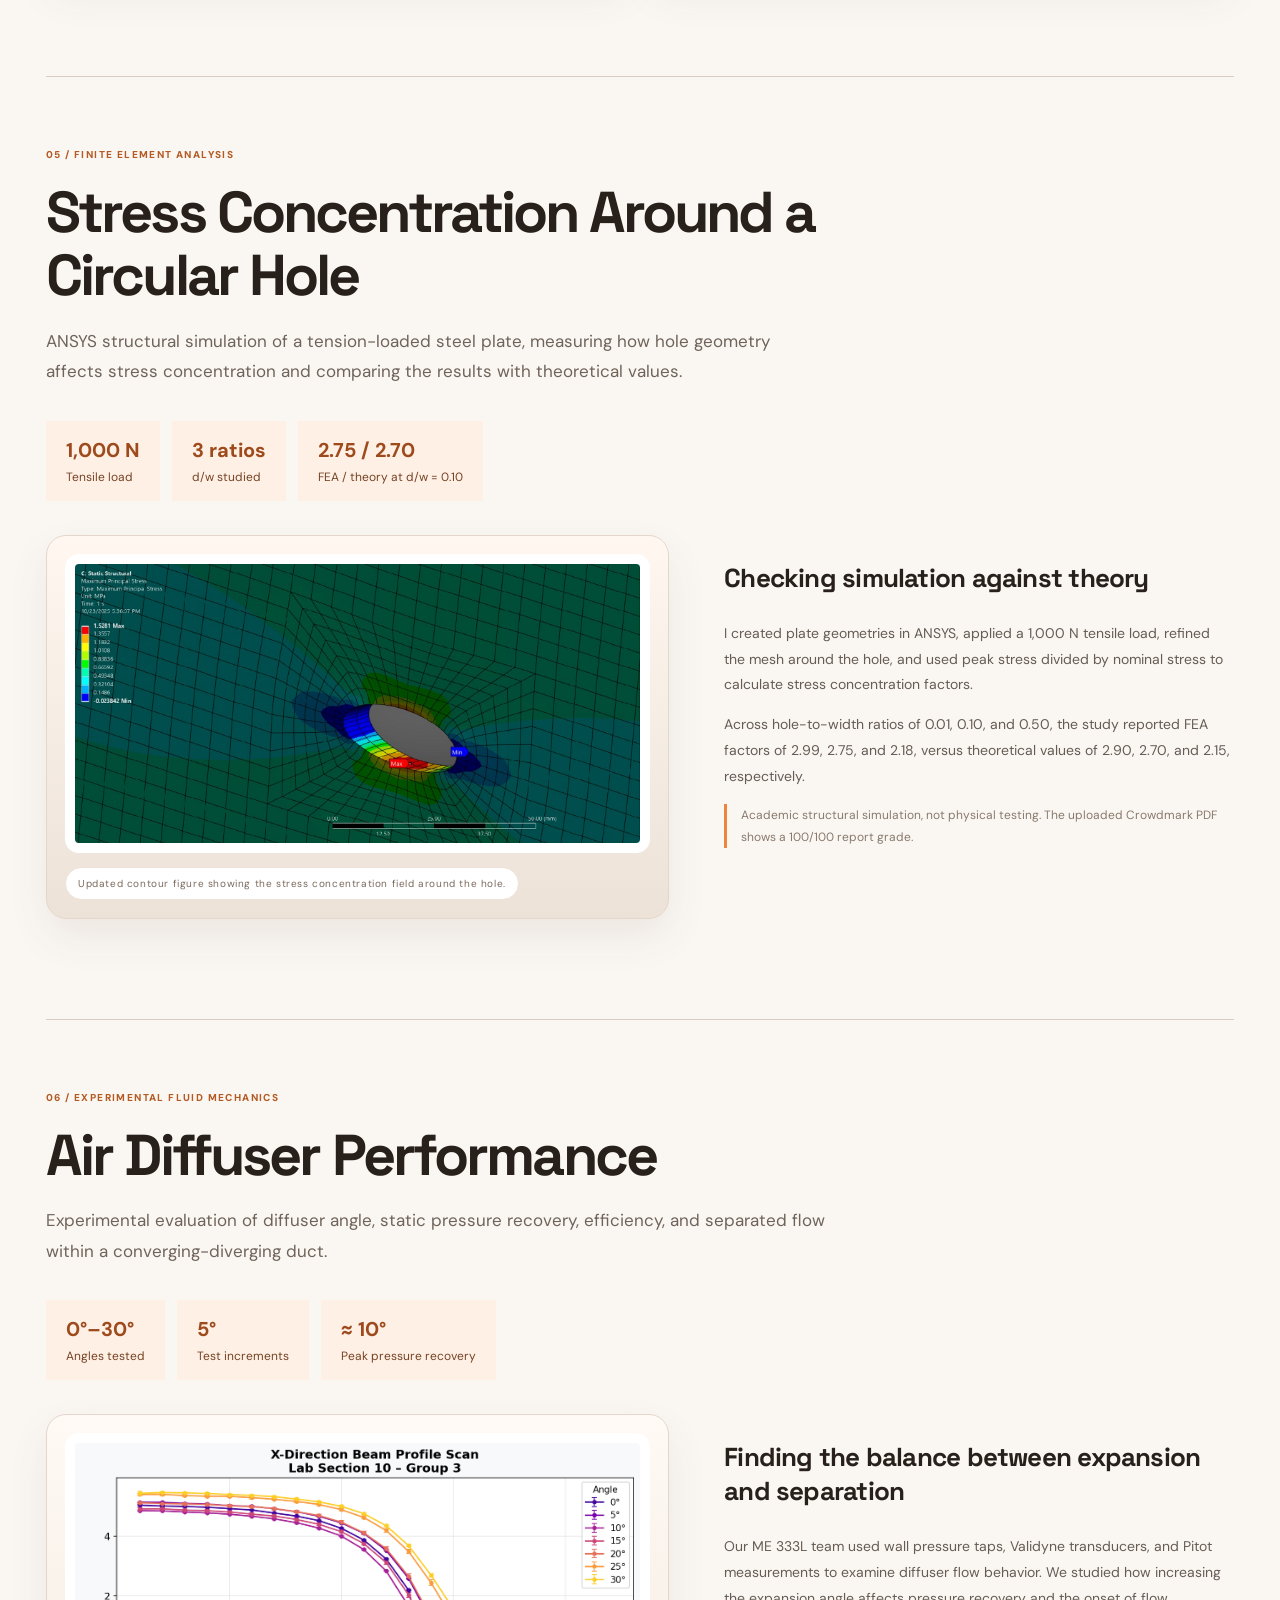
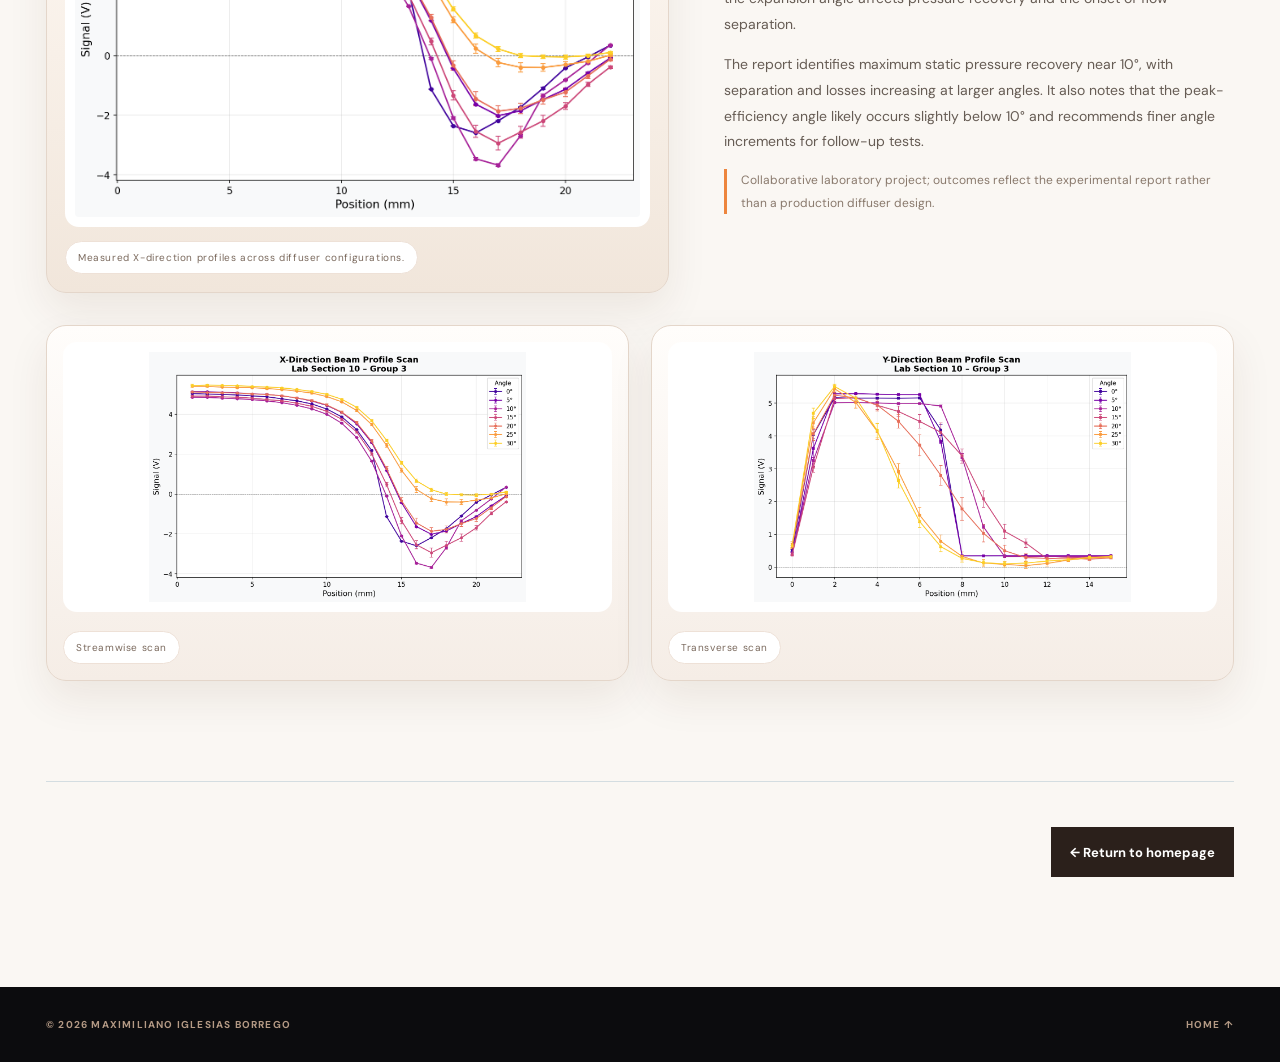
<file: projects.html>
<!DOCTYPE html>
<html lang="en">
<head>
<meta charset="utf-8"/>
<meta name="viewport" content="width=device-width, initial-scale=1"/>
<meta name="description" content="Professional experience and engineering case studies by Maximiliano Iglesias Borrego."/>
<title>Experience & Projects | Maximiliano Iglesias Borrego</title><link rel="icon" type="image/png" href="favicon.png"/>
<link rel="stylesheet" href="styles.css"/>
</head>
<body class="projects-page">
<header class="site-header project-header">
  <div class="shell nav-wrap">
    <a class="brand" href="index.html"><span class="brand-icon">M<span class="brand-dot">.</span></span><span>MAXIMILIANO IGLESIAS BORREGO</span></a>
    <button class="menu-toggle" id="menuToggle" type="button" aria-label="Toggle navigation" aria-expanded="false" aria-controls="navLinks"><span></span><span></span><span></span></button>
    <nav aria-label="Primary navigation" class="nav-links project-nav" id="navLinks"><a href="index.html#work">Experience</a><a href="index.html#academic">Projects</a><a href="about.html">About Me</a><a class="nav-contact" href="mailto:iglesi17@msu.edu">Contact ↗</a></nav>
  </div>
</header>
<main class="project-main shell">
  <p class="eyebrow eyebrow-light">ENGINEERING / EXPERIENCE + PROJECTS</p>
  <h1>Experience that<br><em>builds range.</em></h1>
  <p class="project-intro">This page combines public-safe summaries of my internship experience with academic case studies that show my approach to design, analysis, and experimentation. Employer sections intentionally avoid proprietary geometry, drawings, and internal technical data.</p>

  <div class="academic-detail-intro professional-intro">
    <p class="eyebrow eyebrow-light">PROFESSIONAL EXPERIENCE / INTERNSHIPS</p>
    <h2>Industry experience.</h2>
    <p>From aerospace to refining to automotive manufacturing, these roles strengthened my foundation in mechanical design, documentation, troubleshooting, and implementation.</p>
  </div>

  <section class="project-detail themed-detail" id="ge-aerospace">
    <div class="detail-number">01 / GE AEROSPACE</div>
    <div>
      <h2>Avionics Mechanical Engineering Co-op</h2>
      <p class="detail-lead">Mechanical design and validation support in a regulated aerospace environment.</p>
      <p>At GE Aerospace, I supported avionics hardware work involving Siemens NX mechanical design updates, engineering drawings, and configuration-controlled documentation. I also contributed to thermal analysis efforts using ANSYS Icepak and supported testing-oriented engineering workflows.</p>
      <div class="detail-tags"><span>Siemens NX</span><span>ANSYS Icepak</span><span>Engineering Drawings</span><span>Configuration Control</span></div>
      <figure class="experience-photo-banner"><img src="assets/ge-aerospace-hero.jpg" alt="Aircraft on a runway at sunset representing aerospace engineering"/><figcaption><span class="gallery-kicker">AEROSPACE</span><strong>Aerospace-inspired visual representing mechanical design, validation, and disciplined engineering execution.</strong></figcaption></figure>
    </div>
  </section>

  <section class="project-detail themed-detail" id="marathon">
    <div class="detail-number">02 / MARATHON PETROLEUM</div>
    <div>
      <h2>Projects Engineering Intern</h2>
      <p class="detail-lead">Mechanical project work focused on refinery systems, safety, and execution planning.</p>
      <p>At Marathon Petroleum, I supported capital and reliability-oriented mechanical projects related to piping, relief systems, fire protection upgrades, and equipment modifications. The role involved engineering reviews, coordination across disciplines, and balancing technical design intent with safety and constructability.</p>
      <div class="detail-tags"><span>Pressure Relief</span><span>Piping Modifications</span><span>Fire Protection</span><span>Project Coordination</span></div>
      <figure class="experience-photo-banner"><img src="assets/marathon-refinery.webp" alt="Refinery skyline at dusk representing energy and project engineering"/><figcaption><span class="gallery-kicker">ENERGY</span><strong>Energy-sector visual representing industrial systems, safety-driven thinking, and project engineering.</strong></figcaption></figure>
    </div>
  </section>

  <section class="project-detail themed-detail" id="ford">
    <div class="detail-number">03 / FORD MOTOR COMPANY</div>
    <div>
      <h2>Powertrain / Manufacturing Engineering Intern</h2>
      <p class="detail-lead">Engineering support within transmission manufacturing and process improvement.</p>
      <p>At Ford, I worked on manufacturing-focused engineering tasks connected to powertrain production. My work included CAD support, process mapping, and project work tied to transmission manufacturing operations, with an emphasis on practicality, production flow, and continuous improvement.</p>
      <div class="detail-tags"><span>Powertrain</span><span>Manufacturing</span><span>CAD</span><span>Process Improvement</span></div>
      <figure class="experience-photo-banner"><img src="assets/ford-powertrain.jpg" alt="Automotive transmission assemblies on a manufacturing line"/><figcaption><span class="gallery-kicker">AUTOMOTIVE</span><strong>Manufacturing visual representing powertrain production, process support, and engineering improvement work.</strong></figcaption></figure>
    </div>
  </section>

  <section class="project-detail fixture-case" id="pcb-fixture"><div class="detail-number">FEATURED / PROTOTYPING</div><div><h2>PCB Assembly Test Fixture</h2><p class="detail-lead">Taking a test need from design to a physical prototype.</p><p>During my GE Aerospace co-op, I designed and 3D printed a fixture to support PCB assembly testing. I checked the printed part with boards before handing it off to another site for additional testing.</p><div class="detail-tags"><span>Fixture Design</span><span>3D Printing</span><span>Physical Testing</span><span>Engineering Handoff</span></div><div class="fixture-gallery"><figure><img loading="lazy" src="assets/fixture-printing-illustration.webp" alt="AI-generated illustration of a generic 3D printer making a support fixture"/><figcaption>01 · Concept illustration: FDM fabrication</figcaption></figure><figure><img loading="lazy" src="assets/fixture-finished-illustration.webp" alt="AI-generated illustration of a generic 3D-printed support fixture"/><figcaption>02 · Concept illustration: finished fixture</figcaption></figure></div><p class="fixture-note">AI-generated conceptual illustrations, not photographs of the actual GE Aerospace fixture. They depict general 3D-printing and fixture-design methods without showing internal hardware, drawings, or test data.</p></div></section><div class="academic-detail-intro">
    <p class="eyebrow eyebrow-light">ACADEMIC ENGINEERING / DOCUMENTED PROJECTS</p>
    <h2>Technical case studies.</h2>
    <p>Course-based projects completed individually or with student teams. Images and results are drawn from submitted coursework and reports.</p>
  </div>

  <article class="case-study" id="rear-axle">
    <div class="case-heading"><span class="case-index">04 / MECHANICAL DESIGN</span><h2>Cargo Tricycle Rear Axle</h2><p>Design and analysis of a 900 mm rear axle for a cargo tricycle, including static strength, fatigue, deflection, bearing selection, and a torque-limiting key.</p><div class="case-metrics"><span><b>2,500 N</b> Design load</span><span><b>200 N·m</b> Operating torque</span><span><b>240 N·m</b> Key failure target</span></div></div>
    <div class="case-body"><figure class="case-hero-img"><img alt="CAD model of the stepped cargo tricycle axle" src="assets/axle-cad.png"/><figcaption>NX CAD model documented in the group report.</figcaption></figure><div class="case-story"><h3>From loading requirements to validation</h3><p>Our team selected cold-rolled AISI 1018 steel, built a free-body diagram, calculated bending and torsional stresses, and checked fatigue and static safety factors. We modeled the shaft in Siemens NX and compared analytical deflection to ANSYS results.</p><p>The report documents a fatigue factor of safety of approximately 2.5 and static safety factor just under 2. It also outlines SKF bearing selection and a 9 × 4 × 16 mm key intended to fail at the specified overload torque.</p><p class="case-disclosure">Collaborative academic project. Report describes a proposed design and machining plan; it does not establish that the axle was physically manufactured.</p></div><div class="case-gallery"><figure><img alt="Finite element mesh of the cargo tricycle axle" src="assets/axle-mesh.png"/><figcaption>FEA mesh</figcaption></figure><figure><img alt="ANSYS axle boundary conditions and loading" src="assets/axle-boundary.png"/><figcaption>Boundary conditions</figcaption></figure></div></div>
  </article>

  <article class="case-study" id="stress-fea">
    <div class="case-heading"><span class="case-index">05 / FINITE ELEMENT ANALYSIS</span><h2>Stress Concentration Around a Circular Hole</h2><p>ANSYS structural simulation of a tension-loaded steel plate, measuring how hole geometry affects stress concentration and comparing the results with theoretical values.</p><div class="case-metrics"><span><b>1,000 N</b> Tensile load</span><span><b>3 ratios</b> d/w studied</span><span><b>2.75 / 2.70</b> FEA / theory at d/w = 0.10</span></div></div>
    <div class="case-body"><figure class="case-hero-img emphasis-figure"><img alt="ANSYS maximum principal stress contour around an elliptical hole in a plate" src="assets/fea-stress.png"/><figcaption>Updated contour figure showing the stress concentration field around the hole.</figcaption></figure><div class="case-story"><h3>Checking simulation against theory</h3><p>I created plate geometries in ANSYS, applied a 1,000 N tensile load, refined the mesh around the hole, and used peak stress divided by nominal stress to calculate stress concentration factors.</p><p>Across hole-to-width ratios of 0.01, 0.10, and 0.50, the study reported FEA factors of 2.99, 2.75, and 2.18, versus theoretical values of 2.90, 2.70, and 2.15, respectively.</p><p class="case-disclosure">Academic structural simulation, not physical testing. The uploaded Crowdmark PDF shows a 100/100 report grade.</p></div></div>
  </article>

  <article class="case-study" id="diffuser">
    <div class="case-heading"><span class="case-index">06 / EXPERIMENTAL FLUID MECHANICS</span><h2>Air Diffuser Performance</h2><p>Experimental evaluation of diffuser angle, static pressure recovery, efficiency, and separated flow within a converging-diverging duct.</p><div class="case-metrics"><span><b>0°–30°</b> Angles tested</span><span><b>5°</b> Test increments</span><span><b>≈ 10°</b> Peak pressure recovery</span></div></div>
    <div class="case-body"><figure class="case-hero-img"><img alt="Experimental x-direction diffuser profiles plotted by opening angle" src="assets/diffuser-x.png"/><figcaption>Measured X-direction profiles across diffuser configurations.</figcaption></figure><div class="case-story"><h3>Finding the balance between expansion and separation</h3><p>Our ME 333L team used wall pressure taps, Validyne transducers, and Pitot measurements to examine diffuser flow behavior. We studied how increasing the expansion angle affects pressure recovery and the onset of flow separation.</p><p>The report identifies maximum static pressure recovery near 10°, with separation and losses increasing at larger angles. It also notes that the peak-efficiency angle likely occurs slightly below 10° and recommends finer angle increments for follow-up tests.</p><p class="case-disclosure">Collaborative laboratory project; outcomes reflect the experimental report rather than a production diffuser design.</p></div><div class="case-gallery"><figure><img alt="X-direction flow profiles" src="assets/diffuser-x.png"/><figcaption>Streamwise scan</figcaption></figure><figure><img alt="Y-direction flow profiles" src="assets/diffuser-y.png"/><figcaption>Transverse scan</figcaption></figure></div></div>
  </article>
  <div class="project-end"><a class="btn btn-dark" href="index.html#work">← Return to homepage</a></div>
</main>
<footer class="project-footer"><div class="shell footer-inner"><span>© <span id="year"></span> MAXIMILIANO IGLESIAS BORREGO</span><a href="index.html">HOME ↑</a></div></footer>
<script src="script.js"></script>
</body></html>
</file>
<file: styles.css>
@import url('https://fonts.googleapis.com/css2?family=DM+Sans:wght@400;500;600;700&family=Space+Grotesk:wght@400;500;600;700&display=swap');
:root{--ink:#0c0c0e;--ink-2:#181719;--muted:#c6b8ae;--accent:#ff7a1a;--light:#f8f5f1;--line:#e4d9cf;--dark-text:#24201d}*{box-sizing:border-box}html{scroll-behavior:smooth;scroll-padding-top:78px}body{margin:0;font-family:'DM Sans',sans-serif;background:var(--ink);color:white;-webkit-font-smoothing:antialiased}a{color:inherit;text-decoration:none}button{font:inherit}a:focus-visible,button:focus-visible{outline:3px solid #ff8a36;outline-offset:5px}.shell{width:min(1210px,calc(100% - 92px));margin-inline:auto}.dark-section{background:var(--ink);color:white}.light-section{background:var(--light);color:var(--dark-text)}.site-header{height:79px;position:absolute;inset:0 0 auto;z-index:20;border-bottom:1px solid rgba(202,223,237,.12)}.nav-wrap{display:flex;align-items:center;justify-content:space-between;height:100%}.brand{display:flex;align-items:center;gap:12px;font-family:'Space Grotesk',sans-serif;font-weight:700;letter-spacing:.09em;font-size:12px}.brand-icon{width:33px;height:33px;border:1px solid rgba(199,227,247,.4);display:grid;place-items:center;font-size:18px;letter-spacing:-.1em}.brand-dot{color:#ff8628}.nav-links{display:flex;gap:40px;align-items:center;font-size:13px;font-weight:600;color:#c8d4df}.nav-links a:hover{color:white}.nav-contact{border:1px solid #526375;padding:11px 17px}.nav-contact span{margin-left:13px}.menu-toggle{display:none}.hero{position:relative;overflow:hidden;min-height:760px}.hero-grid{position:absolute;inset:0;background-image:linear-gradient(rgba(148,184,207,.05) 1px,transparent 1px),linear-gradient(90deg,rgba(148,184,207,.05) 1px,transparent 1px);background-size:65px 65px;mask-image:linear-gradient(90deg,transparent 17%,black 100%);pointer-events:none}.hero-inner{padding-top:160px;display:grid;grid-template-columns:1.05fr .95fr;align-items:center;min-height:685px;gap:15px;position:relative}.hero-copy{position:relative;z-index:2}.eyebrow{font-family:'Space Grotesk',sans-serif;font-weight:700;font-size:11px;letter-spacing:.16em;color:#ffae74;margin:0 0 26px}.live-dot{display:inline-block;background:#ff8a36;width:7px;height:7px;border-radius:50%;margin-right:12px;box-shadow:0 0 12px #ff6b00}.hero h1,.about-section h2,.contact-section h2{font-family:'Space Grotesk',sans-serif;font-size:clamp(49px,5.35vw,82px);line-height:1.05;letter-spacing:-.057em;font-weight:600;margin:0}.hero h1{white-space:nowrap}.hero h1 em,.about-section h2 em,.contact-section h2 em{font-style:normal;color:#ff7a1a}.hero-description{font-size:15px;line-height:1.9;color:#a9bac8;max-width:535px;margin:31px 0}.hero-actions,.contact-actions{display:flex;gap:12px;flex-wrap:wrap}.btn{display:inline-flex;gap:35px;align-items:center;justify-content:space-between;padding:16px 19px;min-height:50px;font-size:13px;font-weight:700;transition:transform .2s ease,background .2s ease}.btn:hover{transform:translateY(-2px)}.btn-primary{background:#ff7417;color:#190e08}.btn-outline{border:1px solid #4d6173;color:#f0f7fd}.btn-dark{background:#24201d;color:white}.hero-meta{display:flex;gap:18px;align-items:center;margin-top:79px;font-size:9px;letter-spacing:.13em;color:#7d98ad;font-weight:700}.meta-sep{width:19px;height:1px;background:#4b677c}.hero-visual{width:100%;position:relative;aspect-ratio:1/1;max-width:610px;justify-self:end;background:radial-gradient(circle at 49% 50%,rgba(63,107,142,.19),transparent 60%)}.hero-svg{width:100%;height:100%;filter:drop-shadow(30px 25px 28px #02070b99)}.visual-label{position:absolute;left:12px;right:12px;display:flex;justify-content:space-between;font-family:monospace;letter-spacing:.1em;font-size:9px;color:#748ea4}.visual-label-top{top:4px}.visual-label-bottom{bottom:10px}.hero-bottom{height:75px;display:flex;align-items:center;gap:14px;color:#688095;letter-spacing:.15em;font-weight:700;font-size:10px}.scroll-line{height:1px;width:59px;background:#5e778b;margin-right:auto}.work-section{padding:122px 0 115px}.section-heading{display:flex;align-items:end;justify-content:space-between;gap:30px;margin-bottom:45px}.eyebrow-light{color:#65798a}.section-heading h2,.experience-section h2{font-family:'Space Grotesk',sans-serif;font-size:clamp(37px,4.2vw,62px);line-height:1.1;letter-spacing:-.054em;margin:0}.section-heading h2 span,.experience-section h2 span{color:#b77a4f}.section-heading>p{max-width:306px;line-height:1.8;color:#667481;font-size:14px;margin:0 0 5px}.project-grid{display:grid;grid-template-columns:repeat(2,minmax(0,1fr));gap:22px}.project-card{display:block;border:1px solid #e0e5e8;background:#fff;min-width:0;transition:transform .25s ease,box-shadow .25s ease}.project-card:hover{transform:translateY(-5px);box-shadow:0 18px 40px #5b2b161c}.project-card.featured{grid-column:1/-1;display:grid;grid-template-columns:1.07fr .93fr}.project-image{min-height:265px;overflow:hidden;position:relative;background:#241b18}.featured .project-image{min-height:380px}.art-grid{position:absolute;inset:0;background-image:linear-gradient(#ffc19517 1px,transparent 1px),linear-gradient(90deg,#ffc19517 1px,transparent 1px);background-size:34px 34px}.art-caption{position:absolute;bottom:22px;left:25px;font-size:10px;font-weight:700;letter-spacing:.15em;color:#ffbb8d}.fixture-art{background:radial-gradient(circle at 55% 48%,#70402c,#231918 70%)}.fixture-board{position:absolute;width:44%;height:43%;left:28%;top:29%;transform:rotate(-21deg) skew(8deg);border:10px solid #b7835b;background:#34221b;box-shadow:20px 21px 0 #201411,22px 23px 0 #c28e69;border-radius:10px}.board-chip{position:absolute;background:#ff934c;border:2px solid #ffd3b3}.chip-1{width:28%;height:30%;left:12%;top:20%}.chip-2{width:31%;height:22%;right:11%;top:25%}.chip-3{width:45%;height:10%;left:25%;bottom:15%}.pin-row{position:absolute;left:10%;bottom:8%;height:4px;width:9%;background:#a8c2d1;box-shadow:21px 0 #a8c2d1,42px 0 #a8c2d1,63px 0 #a8c2d1}.fixture-frame{position:absolute;width:55%;height:53%;left:24%;top:23%;transform:rotate(-21deg) skew(8deg);border:2px dashed #ff9b4c;border-radius:15px;opacity:.65}.enclosure-art{background:radial-gradient(circle at center,#674332,#241b1a 75%)}.enclosure-body{position:absolute;left:28%;top:39%;width:46%;height:35%;background:linear-gradient(115deg,#a26a48,#443026);transform:skewY(12deg) rotate(-12deg);box-shadow:13px 13px 0 #201613;border:2px solid #e3ab80}.enclosure-body span{display:block;height:3px;margin:18px 11%;background:#ffc69c;opacity:.6}.enclosure-top{position:absolute;left:28%;top:26%;width:46%;height:30%;background:#b87d54;transform:skewY(-15deg) rotate(-12deg);border:2px solid #f5c79f}.piping-art{background:radial-gradient(circle at 48% 41%,#73462e,#231916 73%)}.pipe{position:absolute;background:linear-gradient(#e8a477,#704530 30%,#342016 72%,#ff9a56);box-shadow:8px 13px 13px #170c0a99}.pipe-h{width:77%;height:45px;left:10%;top:40%;transform:rotate(-18deg)}.pipe-v{height:70%;width:44px;left:54%;top:15%;transform:rotate(-18deg)}.pipe-joint{position:absolute;left:48%;top:43%;height:75px;width:75px;border-radius:50%;border:14px solid #d99867;background:#61412f;box-shadow:3px 8px 14px #07131e}.pipe-valve{position:absolute;left:49%;top:16%;width:80px;height:25px;border:9px solid #ffb77c;border-radius:50%;transform:rotate(-18deg)}.project-info{padding:29px 30px 27px}.featured .project-info{display:flex;flex-direction:column;justify-content:center;padding:38px}.project-tags,.detail-tags{display:flex;flex-wrap:wrap;gap:8px}.project-tags span{font-size:9px;letter-spacing:.12em;color:#92542d;font-weight:700;background:#fff1e7;padding:8px 10px}.project-title-row{display:flex;justify-content:space-between;gap:10px;align-items:flex-start;margin-top:23px}.project-title-row h3{font-family:'Space Grotesk',sans-serif;font-size:25px;letter-spacing:-.04em;margin:0}.project-title-row>span{font-size:24px;color:#768894}.project-info p{font-size:14px;line-height:1.8;color:#61717d;margin:15px 0 24px}.project-link{font-size:10px;letter-spacing:.12em;font-weight:700;color:#bd5009;margin-top:auto}.project-link span{margin-left:12px}.portfolio-note{font-size:12px;color:#7a8993;margin-top:22px}.experience-section{padding:100px 0 130px;border-top:1px solid #dde2e5}.experience-layout{display:grid;grid-template-columns:1fr 1.12fr;gap:100px}.section-subcopy{max-width:350px;font-size:14px;line-height:1.9;color:#6b7b86;margin-top:28px}.exp-item{display:grid;grid-template-columns:37px 1fr 25px;align-items:center;gap:16px;border-bottom:1px solid #d5dce0;padding:32px 0}.exp-item:first-child{border-top:1px solid #d5dce0}.exp-index{font-family:monospace;font-size:11px;color:#8a9ba7}.exp-item h3{font-family:'Space Grotesk',sans-serif;letter-spacing:-.025em;font-size:21px;margin:0 0 8px}.exp-item p{color:#71808b;font-size:13px;margin:0}.exp-arrow{font-size:20px;color:#8b9da8}.about-section{padding:133px 0}.about-layout{display:grid;grid-template-columns:1.05fr .95fr;gap:75px}.about-section h2{font-size:clamp(42px,4.8vw,67px)}.about-copy p{color:#aec0cd;line-height:1.95;font-size:15px;margin:0 0 18px}.skill-list{display:flex;flex-wrap:wrap;gap:9px;margin-top:34px}.skill-list span{border:1px solid #34485a;font-size:11px;color:#c0d0dc;padding:10px 12px}.contact-section{padding:100px 0 140px;background:#161313}.contact-layout{text-align:center}.contact-section h2{font-size:clamp(53px,6vw,90px)}.contact-section p:not(.eyebrow){color:#b2c2cd;max-width:445px;font-size:15px;line-height:1.8;margin:24px auto 33px}.contact-actions{justify-content:center}.site-footer{border-top:1px solid #29394a}.footer-inner{height:75px;display:flex;align-items:center;justify-content:space-between;gap:12px;color:#7d93a5;font-size:10px;font-weight:700;letter-spacing:.12em}.footer-inner a:hover{color:#fff}
/* Light project-detail pages */
.projects-page{background:#fafbfa;color:#142331}.project-header{position:relative;background:#0c0c0e}.project-main{padding:92px 0 110px}.project-main h1{font-family:'Space Grotesk',sans-serif;font-size:clamp(52px,7vw,95px);letter-spacing:-.065em;line-height:1.05;margin:0}.project-main h1 em{font-style:normal;color:#ef8135}.project-intro{max-width:670px;color:#607380;line-height:1.85;font-size:16px;margin:30px 0 95px}.project-detail{display:grid;grid-template-columns:1fr 2fr;gap:35px;border-top:1px solid #d4dde1;padding:56px 0 86px;scroll-margin-top:35px}.detail-number{font-family:'Space Grotesk',sans-serif;font-size:11px;letter-spacing:.12em;color:#698395;font-weight:700;padding-top:10px}.project-detail h2{font-family:'Space Grotesk',sans-serif;font-size:clamp(30px,4vw,51px);letter-spacing:-.05em;margin:0 0 12px}.detail-lead{font-size:21px!important;color:#405d72!important;font-weight:600}.project-detail p{font-size:15px;color:#586e7d;line-height:1.8;max-width:675px}.detail-tags{margin:28px 0 34px}.detail-tags span{font-size:11px;background:#ffeadb;padding:10px 12px;color:#975a32;font-weight:700}.placeholder-gallery{height:250px;border:1px dashed #a5b7c1;background:linear-gradient(135deg,#fff3e9,#f2e3d7);display:flex;flex-direction:column;justify-content:center;gap:12px;padding:30px;color:#587588}.placeholder-gallery span{font-size:10px;letter-spacing:.15em;font-weight:700}.placeholder-gallery strong{max-width:350px;font:500 20px/1.4 'Space Grotesk',sans-serif}.project-end{display:flex;justify-content:flex-end;border-top:1px solid #d4dde1;padding-top:45px}.project-footer{background:#0c0c0e;color:white}
@media(max-width:1100px){.hero h1{font-size:clamp(48px,5vw,71px)}.hero-inner{gap:0}.experience-layout{gap:55px}.hero-visual{margin-left:-10px}}@media(max-width:780px){.shell{width:min(100% - 42px,620px)}.site-header{height:68px}.menu-toggle{display:flex;flex-direction:column;gap:5px;background:transparent;border:0;padding:12px;cursor:pointer}.menu-toggle span{height:2px;width:22px;background:white}.nav-links:not(.project-nav){display:none;position:absolute;top:68px;left:0;right:0;background:#121f2c;padding:18px 22px 28px;flex-direction:column;gap:20px;align-items:stretch}.nav-links.open{display:flex}.project-nav{gap:18px;font-size:11px}.project-nav a:nth-child(2){display:none}.hero{min-height:auto}.hero-inner{padding-top:126px;display:flex;flex-direction:column;align-items:stretch;min-height:auto}.hero h1{font-size:clamp(46px,9.5vw,70px)}.hero-description{font-size:14px}.hero-meta{margin-top:35px;flex-wrap:wrap;line-height:1.8}.hero-visual{width:min(100%,510px);margin:14px auto 0}.hero-bottom{height:60px}.section-heading,.experience-layout,.about-layout{display:block}.section-heading>p{margin-top:21px}.work-section{padding:78px 0}.project-grid{grid-template-columns:1fr}.project-card.featured{grid-column:auto;display:block}.featured .project-image{min-height:285px}.project-image{min-height:265px}.featured .project-info{padding:29px 30px 27px}.experience-section{padding:78px 0}.experience-list{margin-top:40px}.about-section{padding:85px 0}.about-copy{margin-top:35px}.contact-section{padding:85px 0 100px}.footer-inner>span:nth-child(2){display:none}.project-main{padding:70px 0}.project-intro{margin-bottom:75px}.project-detail{display:block;padding:43px 0 68px}.detail-number{margin-bottom:23px}}@media(max-width:420px){.shell{width:calc(100% - 32px)}.brand{font-size:10px}.project-nav{gap:10px}.project-nav a:nth-child(3){display:none}.hero h1{font-size:42px}.hero-actions .btn{width:100%}.hero-meta{font-size:8px}.project-info,.featured .project-info{padding:24px}.section-heading h2{font-size:36px}.project-title-row h3{font-size:23px}.footer-inner{font-size:9px}}
@media(prefers-reduced-motion:reduce){html{scroll-behavior:auto}*,*:before,*:after{transition-duration:.01ms!important;animation-duration:.01ms!important}}

/* Ember edition: intentionally warm light pages and saturated orange accents. */
:root{--ink:#0c0c0e;--ink-2:#181719;--muted:#c6b8ae;--accent:#ff7a1a;--light:#f8f5f1;--line:#e4d9cf;--dark-text:#24201d}
.site-header{border-bottom-color:#ff8a362b}
.brand-icon{border-color:#ff7a1a99}.brand-dot,.project-title-row>span,.exp-arrow{color:#ff7a1a}
.nav-links{color:#e1d8d1}.nav-contact{border-color:#b45b2e}.nav-links a:hover,.footer-inner a:hover{color:#ff9e5b}
.hero{background:radial-gradient(ellipse at 78% 43%,#391d14 0%,#171112 31%,#0c0c0e 70%)}
.hero-grid{background-image:linear-gradient(#ff7a1a0b 1px,transparent 1px),linear-gradient(90deg,#ff7a1a0b 1px,transparent 1px)}
.hero h1 em,.about-section h2 em,.contact-section h2 em{color:#ff8026}
.eyebrow{color:#ffae74}.eyebrow-light{color:#ac5a25}.hero-description{color:#d1c1b6}
.live-dot{background:#ff781f;box-shadow:0 0 14px #ff6a18a8}
.btn-primary{background:#ff7417;color:#1b0e07}.btn-primary:hover{background:#ff963f}
.btn-outline{border-color:#b65e30;color:#fff5ed}.btn-outline:hover{background:#ff7a1a1c}
.btn-dark{background:#2b201b}.btn-dark:hover{background:#9c451a}
.hero-visual{background:radial-gradient(circle at 49% 50%,#ff6d1726,transparent 65%)}
.visual-label{color:#d29569}.hero-meta,.hero-bottom{color:#ad8b74}.meta-sep,.scroll-line{background:#9b532d}
.project-card{border-color:#e9d9cc}.project-card:hover{box-shadow:0 18px 45px #c8632429}
.project-tags span,.detail-tags span{background:#ffeadb;color:#8d451e}
.project-link{color:#c4530a}.project-info p,.section-heading>p,.section-subcopy{color:#706057}
.section-heading h2 span,.experience-section h2 span{color:#c46a32}
.exp-item,.exp-item:first-child{border-color:#e5d6ca}.exp-index{color:#b86936}
.about-section{background:#111012}.about-copy p{color:#cebcb0}.skill-list span{border-color:#6b3823;color:#f1d6c5}
.contact-section{background:linear-gradient(155deg,#24130f,#110f10 72%)}
.site-footer{border-color:#4e2a1e}.footer-inner{color:#b49a85}
.projects-page{background:#faf7f3;color:#27201b}.project-header,.project-footer{background:#0c0c0e}
.project-main h1 em{color:#dc6b26}.project-intro,.project-detail p{color:#695950}
.detail-number{color:#c05e20}.detail-lead{color:#82451f!important}
.placeholder-gallery{border-color:#d6a17c;background:linear-gradient(135deg,#fff4eb,#f1e1d3);color:#95552c}
@media(max-width:780px){.nav-links:not(.project-nav){background:#181214}}

/* V2: academic project cards and editorial About page */
.academic-section{padding:105px 0 115px;border-top:1px solid #e7d9cd}.academic-grid{display:grid;grid-template-columns:repeat(3,minmax(0,1fr));gap:18px;margin-top:40px}.academic-card{background:#fff;border:1px solid #ebdfd5;color:#27201b;text-decoration:none;display:flex;flex-direction:column;transition:transform .2s,box-shadow .2s}.academic-card:hover{transform:translateY(-4px);box-shadow:0 18px 40px #75462418}.academic-card img{width:100%;height:190px;object-fit:contain;background:#f2eeea;padding:12px}.academic-card>div{padding:24px}.academic-card small,.case-index{font-size:10px;letter-spacing:.14em;color:#b45a22;font-weight:800}.academic-card h3{font-family:'Space Grotesk',sans-serif;font-size:23px;line-height:1.18;margin:15px 0 10px;letter-spacing:-.035em}.academic-card p{font-size:13px;line-height:1.7;color:#776b62;min-height:65px}.academic-card span{font-size:11px;font-weight:800;color:#ad5019}.about-hero{background:#f8f5f1;padding:100px 0 105px}.about-hero-grid{display:grid;grid-template-columns:1.05fr .85fr;gap:80px;align-items:center}.about-hero h1{font-family:'Space Grotesk',sans-serif;font-size:clamp(56px,6vw,94px);line-height:1.05;letter-spacing:-.065em;margin:15px 0 27px}.about-hero h1 em{color:#ef7627;font-style:normal}.about-lede{font-size:17px;line-height:1.95;color:#63564e}.about-hero figure{margin:0}.about-hero figure img{height:535px;width:100%;object-fit:cover;object-position:50% 28%;border-radius:2px}.about-hero figcaption{font-size:11px;letter-spacing:.07em;margin-top:12px;color:#866e5d}.about-chips{display:flex;gap:8px;flex-wrap:wrap;margin-top:30px}.about-chips span{background:#ffe6d4;color:#84421f;padding:9px 11px;font-weight:700;font-size:11px}.about-narrative{padding:105px 0}.about-narrative-grid{display:grid;grid-template-columns:1fr 1fr;gap:90px}.about-narrative h2,.about-gallery-section h2,.leadership-section h2,.next-projects h2{font-family:'Space Grotesk',sans-serif;font-size:clamp(39px,4.6vw,62px);line-height:1.1;letter-spacing:-.055em;margin:14px 0 25px}.about-narrative h2 span,.about-gallery-section h2 span,.next-projects h2 span{color:#bd601f}.about-narrative-grid p:not(.eyebrow){font-size:16px;color:#6b5d54;line-height:1.95;margin:0 0 19px}.about-gallery-section{background:#eee9e3;padding:95px 0 110px}.photo-grid{display:grid;grid-template-columns:1.12fr .88fr;gap:20px;margin-top:35px}.photo-grid .photo-large{grid-row:span 2}.photo-grid figure{margin:0;background:#fff;min-width:0}.photo-grid img{width:100%;height:305px;object-fit:cover;display:block}.photo-grid .photo-large img{height:650px}.photo-grid figcaption{padding:15px 20px 19px;display:flex;flex-direction:column;gap:4px}.photo-grid figcaption strong{font-size:16px}.photo-grid figcaption span{font-size:12px;line-height:1.5;color:#766960}.leadership-section{padding:112px 0;background:#111012;color:white}.leadership-section h2 em{font-style:normal;color:#ff8026}.leadership-section .about-narrative-grid p:not(.eyebrow){color:#cfc0b5}.leadership-section .btn{margin-top:18px}.personal-strip{background:#f8f5f1}.photo-grid.two{grid-template-columns:1fr 1fr}.photo-grid.two img{height:360px}.next-projects{padding:95px 0;text-align:center}.next-projects .btn{margin-top:18px}.academic-detail-intro{padding:80px 0 25px}.academic-detail-intro h2{font-family:'Space Grotesk',sans-serif;font-size:clamp(39px,5vw,62px);letter-spacing:-.05em;margin:10px 0}.academic-detail-intro p:last-child{font-size:15px;color:#79685d}.case-study{border-top:1px solid #d8cdc4;padding:65px 0 100px;scroll-margin-top:40px}.case-heading h2{font-family:'Space Grotesk',sans-serif;font-size:clamp(33px,4.5vw,58px);letter-spacing:-.05em;max-width:850px;line-height:1.1;margin:18px 0}.case-heading>p{font-size:17px;line-height:1.8;color:#6f635a;max-width:780px}.case-metrics{display:flex;flex-wrap:wrap;gap:12px;margin:34px 0}.case-metrics span{background:#fff0e5;padding:16px 20px;color:#754325;font-size:12px}.case-metrics b{font-size:20px;display:block;color:#9d4b1d;margin-bottom:6px}.case-body{display:grid;grid-template-columns:1.1fr .9fr;gap:32px 55px;align-items:start}.case-hero-img{margin:0;background:#eee9e2;padding:24px}.case-hero-img img{display:block;width:100%;max-height:400px;object-fit:contain}.case-body figcaption{font-size:11px;color:#786b63;line-height:1.5;margin-top:12px}.case-story h3{font-family:'Space Grotesk',sans-serif;font-size:26px;letter-spacing:-.03em}.case-story p{font-size:14px;line-height:1.85;color:#665c54}.case-story .case-disclosure{border-left:3px solid #ed853d;padding-left:14px;color:#89796c;font-size:12px}.case-gallery{grid-column:1/-1;display:grid;grid-template-columns:1fr 1fr;gap:22px}.case-gallery figure{margin:0;background:#fff;padding:14px;border:1px solid #eee0d4}.case-gallery img{height:260px;width:100%;object-fit:contain}
@media(max-width:780px){.academic-grid,.about-hero-grid,.about-narrative-grid,.case-body{grid-template-columns:1fr}.academic-section,.about-hero,.about-gallery-section{padding:70px 0}.about-hero-grid,.about-narrative-grid{gap:35px}.about-hero figure img{height:440px}.photo-grid{grid-template-columns:1fr 1fr}.photo-grid .photo-large{grid-row:auto;grid-column:1/-1}.photo-grid .photo-large img{height:430px}.photo-grid img{height:240px}.case-gallery{grid-column:auto}.case-study{padding:50px 0}.academic-detail-intro{padding:35px 0}.case-metrics span{flex:1;min-width:115px}.photo-grid.two img{height:260px}}
@media(max-width:520px){.photo-grid,.photo-grid.two,.case-gallery{grid-template-columns:1fr}.photo-grid .photo-large{grid-column:auto}.photo-grid .photo-large img,.photo-grid img,.photo-grid.two img{height:300px}.case-hero-img{padding:12px}.about-hero h1{font-size:53px}}


/* ==== V3 portfolio updates ==== */
.experience-cards .project-card{border-color:#eadccf}
.experience-card .project-info p{min-height:95px}
.aerospace-art,.refinery-art,.manufacturing-art{overflow:hidden;position:relative}
.aerospace-art{background:linear-gradient(180deg,#1a2330 0%,#402a2a 48%,#100d0d 100%)}
.aerospace-art .sun-disc{position:absolute;left:43%;bottom:19%;width:84px;height:84px;border-radius:50%;background:radial-gradient(circle,#ffcb71 0%,#ff8d31 56%,rgba(255,141,49,.15) 72%,transparent 73%);filter:blur(.2px)}
.aerospace-art .runway-glow{position:absolute;left:0;right:0;bottom:0;height:24%;background:linear-gradient(180deg,transparent,#070707 58%)}
.aerospace-art .jet-body{position:absolute;left:43%;top:21%;width:18%;height:43%;background:linear-gradient(180deg,#e3e7ec,#7d848f);clip-path:polygon(50% 0,62% 6%,66% 24%,66% 74%,58% 95%,50% 100%,42% 95%,34% 74%,34% 24%,38% 6%)}
.aerospace-art .jet-canopy{position:absolute;left:47.2%;top:27%;width:7%;height:10%;background:linear-gradient(180deg,#dfe7f6,#596273);border-radius:50% 50% 40% 40%/60% 60% 30% 30%}
.aerospace-art .jet-wing{position:absolute;top:39%;height:10%;background:linear-gradient(180deg,#e8edf1,#7d848f);clip-path:polygon(0 50%,100% 0,100% 100%)}
.aerospace-art .wing-left{left:24%;width:24%;transform:scaleX(-1)}
.aerospace-art .wing-right{right:24%;width:24%}
.aerospace-art .jet-tail{position:absolute;left:48.2%;top:17%;width:4%;height:12%;background:linear-gradient(180deg,#e5e8ec,#777f89);clip-path:polygon(50% 0,100% 100%,0 100%)}
.aerospace-art .gear-left,.aerospace-art .gear-right{position:absolute;bottom:16%;width:4px;height:12%;background:#d8dce1}
.aerospace-art .gear-left{left:38%}.aerospace-art .gear-right{right:38%}
.aerospace-art .gear-left::after,.aerospace-art .gear-right::after{content:"";position:absolute;bottom:-4px;left:-8px;width:20px;height:20px;background:#141516;border-radius:50%}
.refinery-art{background:linear-gradient(180deg,#101724 0%,#34272d 44%,#151011 100%)}
.refinery-art .tower{position:absolute;bottom:19%;width:8%;background:linear-gradient(180deg,#c8a07f,#6d4b39);border:1px solid rgba(255,214,182,.5)}
.refinery-art .tower-1{left:18%;height:46%}.refinery-art .tower-2{left:34%;height:58%}.refinery-art .tower-3{left:51%;height:38%}
.refinery-art .catwalk{position:absolute;left:17%;right:23%;bottom:42%;height:4px;background:#eab186;box-shadow:0 32px 0 #9f6c47}
.refinery-art .refinery-pipe{position:absolute;height:16px;background:linear-gradient(180deg,#d89866,#6a4533);border-radius:12px}
.refinery-art .pipe-a{left:24%;right:18%;bottom:23%}.refinery-art .pipe-b{left:28%;right:28%;bottom:30%}
.refinery-art .flare-stack{position:absolute;right:16%;bottom:18%;width:3%;height:52%;background:linear-gradient(180deg,#d9aa82,#6a4b3a)}
.refinery-art .flare{position:absolute;right:14.5%;bottom:68%;width:6%;height:16%;background:radial-gradient(circle at 50% 70%,#ffd777,#ff8c29 55%,rgba(255,140,41,.12) 70%,transparent 72%)}
.manufacturing-art{background:linear-gradient(180deg,#171d27 0%,#25292d 50%,#131313 100%)}
.manufacturing-art .assembly-platform{position:absolute;left:12%;right:12%;bottom:16%;height:11%;background:linear-gradient(180deg,#4e4f54,#1d1d20);border:1px solid rgba(255,255,255,.08)}
.manufacturing-art .chassis{position:absolute;left:30%;bottom:26%;width:40%;height:15%;background:linear-gradient(180deg,#fd923c,#b94f1f);clip-path:polygon(8% 82%,18% 28%,78% 28%,92% 82%,82% 100%,16% 100%)}
.manufacturing-art .wheel{position:absolute;bottom:20%;width:11%;height:11%;border-radius:50%;background:#0f1114;border:6px solid #5f6670}
.manufacturing-art .wheel-1{left:33%}.manufacturing-art .wheel-2{right:33%}
.manufacturing-art .arm{position:absolute;background:linear-gradient(180deg,#d9dde4,#78808a);transform-origin:left center}
.manufacturing-art .arm-base{left:18%;top:22%;width:18%;height:12px;transform:rotate(35deg)}
.manufacturing-art .arm-link{left:29%;top:30%;width:15%;height:10px;transform:rotate(-18deg)}
.manufacturing-art .arm-end{left:41%;top:26%;width:6%;height:24px;border-radius:0 0 8px 8px}
.professional-intro{padding-top:10px}
.themed-detail .themed-gallery{height:255px;border:1px solid #decdc0;border-radius:20px;display:flex;flex-direction:column;justify-content:flex-end;padding:30px;position:relative;overflow:hidden;color:white;box-shadow:0 20px 45px rgba(68,33,12,.08)}
.themed-gallery .gallery-kicker{font-size:11px;letter-spacing:.18em;font-weight:800;color:#ffd4b2;margin-bottom:12px;position:relative;z-index:2}
.themed-gallery strong{font:600 28px/1.15 'Space Grotesk',sans-serif;max-width:520px;position:relative;z-index:2}
.themed-gallery .banner-note{font-size:12px;color:#e9d5c6;line-height:1.6;margin-top:12px;max-width:430px;position:relative;z-index:2}
.aerospace-banner{background:linear-gradient(180deg,#131f2f 0%,#5a2b25 52%,#090708 100%)}
.aerospace-banner::before{content:"";position:absolute;inset:0;background:radial-gradient(circle at 51% 72%,#ffb24a 0 36px,rgba(255,178,74,.35) 37px,transparent 66px)}
.aerospace-banner::after{content:"";position:absolute;left:18%;right:18%;top:17%;bottom:18%;background:linear-gradient(180deg,transparent 0 54%,rgba(0,0,0,.45) 55%)}
.aerospace-banner strong::before{content:"";position:absolute;left:-460px;top:-115px;width:280px;height:110px;background:linear-gradient(180deg,#e5eaf0,#7d858f);clip-path:polygon(49% 0,59% 8%,63% 34%,76% 43%,100% 49%,76% 56%,63% 65%,58% 100%,42% 100%,37% 65%,24% 56%,0 49%,24% 43%,37% 34%,41% 8%)}
.refinery-banner{background:linear-gradient(180deg,#121925 0%,#312126 45%,#130f10 100%)}
.refinery-banner::before{content:"";position:absolute;inset:auto 14% 20% 10%;height:48%;background:linear-gradient(90deg,transparent 0 3%,#c8936d 3% 6%,transparent 6% 16%,#b7825b 16% 21%,transparent 21% 31%,#d1a27a 31% 36%,transparent 36% 100%);opacity:.85}
.refinery-banner::after{content:"";position:absolute;right:12%;bottom:21%;width:4%;height:54%;background:linear-gradient(180deg,#d1a17b,#6a4939);box-shadow:-190px -8px 0 0 #6e4b3b,-92px -40px 0 0 #775240,-45px 12px 0 0 #6a4938}
.manufacturing-banner{background:linear-gradient(180deg,#1b2027 0%,#2d3033 50%,#121214 100%)}
.manufacturing-banner::before{content:"";position:absolute;left:17%;right:17%;bottom:20%;height:14%;background:linear-gradient(180deg,#53545a,#1c1c20)}
.manufacturing-banner::after{content:"";position:absolute;left:26%;bottom:31%;width:48%;height:18%;background:linear-gradient(180deg,#fe9540,#b64c1e);clip-path:polygon(8% 82%,18% 28%,78% 28%,92% 82%,82% 100%,16% 100%);box-shadow:-150px -65px 0 -90px #cfd4db,-100px -50px 0 -92px #7f8791}
.case-hero-img,.case-gallery figure{border-radius:20px;border:1px solid #e4d6ca;overflow:hidden;box-shadow:0 18px 42px rgba(73,41,17,.08)}
.case-hero-img{background:linear-gradient(180deg,#fffaf5,#f1e6db);padding:18px}
.case-hero-img img{background:#ffffff;border-radius:14px;padding:10px;max-height:460px}
.case-body figcaption{background:#fff;display:inline-block;padding:8px 12px;border-radius:999px;font-size:10px;letter-spacing:.06em;margin-top:14px;color:#7a695d;border:1px solid #eee1d7}
.case-gallery figure{background:linear-gradient(180deg,#fffdfb,#f5ede6);padding:16px}
.case-gallery img{background:white;border-radius:14px;padding:10px;height:270px}
.emphasis-figure{background:linear-gradient(180deg,#fff7f0,#ece2d8)}
@media(max-width:780px){.themed-gallery strong{font-size:24px}.experience-card .project-info p{min-height:0}.themed-detail .themed-gallery{height:220px}}


/* ==== V4 real photo experience cards ==== */
.photo-project-image{position:relative;background:#111;overflow:hidden}
.photo-project-image img{width:100%;height:100%;min-height:265px;object-fit:cover;display:block;filter:saturate(1.03) contrast(1.02)}
.featured .photo-project-image img{min-height:380px}
.photo-project-image::after{content:"";position:absolute;inset:0;background:linear-gradient(180deg,rgba(5,8,12,.08) 0%,rgba(8,10,14,.18) 48%,rgba(8,8,10,.78) 100%)}
.photo-overlay{position:absolute;inset:0;display:flex;align-items:flex-end;padding:0;z-index:2}
.photo-project-image .art-caption{left:26px;bottom:22px;position:absolute;color:#ffd3b3;text-shadow:0 2px 10px rgba(0,0,0,.45)}
.experience-photo-banner{margin:0;border:1px solid #e4d6ca;border-radius:20px;overflow:hidden;background:#fff;box-shadow:0 20px 45px rgba(68,33,12,.08)}
.experience-photo-banner img{width:100%;height:360px;object-fit:cover;display:block}
.experience-photo-banner figcaption{padding:20px 22px 22px;background:linear-gradient(180deg,#fffdfb,#f7efe8)}
.experience-photo-banner .gallery-kicker{display:block;font-size:10px;letter-spacing:.16em;font-weight:800;color:#b45a22;margin-bottom:10px}
.experience-photo-banner strong{font:600 24px/1.25 'Space Grotesk',sans-serif;color:#2b231e;display:block;max-width:700px}
@media(max-width:780px){.featured .photo-project-image img{min-height:285px}.experience-photo-banner img{height:280px}.experience-photo-banner strong{font-size:20px}}
@media(max-width:520px){.photo-project-image img{min-height:240px}.experience-photo-banner img{height:230px}}


/* ==== V5 updated experience imagery ==== */
.project-card[href="projects.html#ge-aerospace"] .photo-project-image img{object-position:center center}
.project-card[href="projects.html#marathon"] .photo-project-image img{object-position:center center}
.project-card[href="projects.html#ford"] .photo-project-image img{object-position:center center}
#ge-aerospace .experience-photo-banner img{object-position:center center}
#marathon .experience-photo-banner img{object-position:center center}
#ford .experience-photo-banner img{object-position:center center}

/* V6 — field roots + real prototype photographs */
.prototype-spotlight{padding:110px 0 112px;border-top:1px solid #e4d8cf;background:#eee8e1;color:#26201b}
.spotlight-head{display:grid;grid-template-columns:1.1fr .9fr;gap:65px;align-items:end;margin-bottom:36px}
.spotlight-head h2,.roots-story h2{font:600 clamp(38px,4.7vw,65px)/1.08 'Space Grotesk',sans-serif;letter-spacing:-.055em;margin:0}
.spotlight-head h2 span,.roots-story h2 span{color:#bf5b1d}
.spotlight-head>p{font-size:15px;line-height:1.85;color:#75665a;max-width:430px}
.spotlight-grid{display:grid;grid-template-columns:1fr 1fr;gap:18px;text-decoration:none;color:inherit}
.spotlight-photo{position:relative;height:365px;overflow:hidden;background:#1b1917}
.spotlight-photo img{display:block;width:100%;height:100%;object-fit:cover;transition:transform .4s ease}
.spotlight-grid:hover .spotlight-photo img{transform:scale(1.035)}
.spotlight-photo:after{content:"";position:absolute;inset:55% 0 0;background:linear-gradient(transparent,rgba(0,0,0,.65))}
.spotlight-photo span{position:absolute;left:22px;bottom:20px;z-index:1;color:#fff;font:700 11px 'Space Grotesk',sans-serif;letter-spacing:.13em}
.spotlight-caption{grid-column:1/-1;display:flex;align-items:center;gap:30px;padding:12px 2px 0}
.spotlight-kicker{font:800 10px 'Space Grotesk',sans-serif;letter-spacing:.12em;color:#ba591e;flex:0 0 180px}
.spotlight-caption h3{font:600 clamp(22px,2.5vw,34px) 'Space Grotesk',sans-serif;letter-spacing:-.04em;margin:0;flex:1}
.spotlight-caption p{max-width:280px;color:#6e5c51;font-size:13px;line-height:1.6;margin:0}
.spotlight-caption strong{font-size:10px;color:#b35319;letter-spacing:.1em;white-space:nowrap}
.roots-section{background:#faf6f1;color:#2b241e;padding:115px 0}
.roots-grid{display:grid;grid-template-columns:1.12fr .88fr;gap:75px;align-items:center}
.roots-photos{display:grid;grid-template-columns:1.15fr .85fr;gap:14px;align-items:end}
.roots-photos figure{margin:0;min-width:0}
.roots-photos img{width:100%;height:330px;object-fit:cover;display:block;filter:saturate(.9)}
.roots-photo-small img{height:265px;object-position:center 38%}
.roots-photos figcaption{font-size:9px;letter-spacing:.12em;color:#8e6b53;font-weight:700;margin-top:10px}
.roots-story h2{margin:14px 0 27px}
.roots-story p:not(.eyebrow){font-size:15px;line-height:1.88;color:#6b5c50;margin:0 0 17px}
.roots-tags{display:flex;gap:8px;flex-wrap:wrap;margin-top:25px}
.roots-tags span{background:#f7e6d8;color:#a4501c;padding:9px 12px;font-size:10px;font-weight:700;letter-spacing:.06em}
.fixture-gallery{display:grid;grid-template-columns:1fr 1fr;gap:16px;margin:32px 0 0}
.fixture-gallery figure{margin:0;overflow:hidden;border:1px solid #e5d7cc;background:white;border-radius:15px}
.fixture-gallery img{width:100%;height:370px;object-fit:cover;display:block}
.fixture-gallery figcaption{font-size:12px;color:#695b50;padding:15px 17px}
.project-detail .fixture-note{font-size:12px;color:#886f5e;max-width:760px}
@media(max-width:950px){.spotlight-caption{display:block}.spotlight-kicker{display:block;margin-bottom:9px}.spotlight-caption p{max-width:540px;margin:10px 0}.roots-grid{grid-template-columns:1fr;gap:45px}}
@media(max-width:780px){.prototype-spotlight,.roots-section{padding:75px 0}.spotlight-head{grid-template-columns:1fr;gap:10px}.spotlight-photo{height:270px}.fixture-gallery img{height:270px}}
@media(max-width:520px){.spotlight-grid,.fixture-gallery{grid-template-columns:1fr}.spotlight-photo{height:300px}.spotlight-caption{grid-column:1}.roots-photos img{height:250px}.roots-photo-small img{height:210px}.fixture-gallery img{height:330px}}

.hero-visual{min-width:0}.hero-svg{display:block}


/* ==== V7 homepage portrait hero ==== */
.hero-inner{gap:32px}
.hero-portrait{margin:0;position:relative;justify-self:end;align-self:end;width:min(100%,510px);aspect-ratio:4/5;border:1px solid rgba(255,160,103,.26);border-radius:28px;overflow:hidden;background:#120f10;box-shadow:0 26px 65px rgba(0,0,0,.34),0 0 0 1px rgba(255,138,54,.06)}
.hero-portrait-image{width:100%;height:100%;display:block;object-fit:cover;object-position:center 24%}
.hero-portrait-overlay{position:absolute;inset:0;background:linear-gradient(180deg,rgba(6,8,12,.06) 0%,rgba(10,12,18,.16) 42%,rgba(10,9,11,.74) 100%)}
.hero-portrait-caption{position:absolute;left:0;right:0;bottom:0;padding:24px 24px 26px;display:flex;flex-direction:column;gap:10px;z-index:2}
.hero-portrait-kicker{font-family:'Space Grotesk',sans-serif;font-size:10px;letter-spacing:.16em;font-weight:700;color:#ffb98b}
.hero-portrait-caption strong{font-family:'Space Grotesk',sans-serif;font-size:22px;line-height:1.2;font-weight:500;letter-spacing:-.03em;color:#fff;max-width:420px}
@media(max-width:1100px){.hero-portrait{width:min(100%,470px)}}
@media(max-width:780px){.hero-portrait{width:min(100%,460px);aspect-ratio:4/5;border-radius:22px;margin:18px auto 0}.hero-portrait-caption strong{font-size:20px}}
@media(max-width:420px){.hero-portrait-caption{padding:18px 18px 20px}.hero-portrait-caption strong{font-size:18px}}

/* V8 — More balanced hero portrait and full-name identity */
.brand{font-size:11px;letter-spacing:.055em;white-space:nowrap}
.hero-inner{grid-template-columns:minmax(0,1.15fr) minmax(0,.75fr);gap:54px;min-height:610px;padding-top:133px;padding-bottom:32px}
.hero{min-height:670px}
.hero-portrait{width:min(100%,335px);aspect-ratio:4/4.8;align-self:center;justify-self:center;border-radius:18px}
.hero-portrait-caption{padding:18px}
.hero-portrait-caption strong{font-size:15px;line-height:1.3}
.hero-portrait-kicker{font-size:9px}
.hero-portrait-image{object-position:50% 29%}
.hero-meta{margin-top:46px}
@media(max-width:1100px){.hero-inner{gap:22px;grid-template-columns:minmax(0,1.2fr) minmax(0,.8fr)}.hero-portrait{width:min(100%,310px)}.brand{font-size:10px}.nav-links{gap:20px}}
@media(max-width:780px){.hero-inner{display:flex;flex-direction:column;align-items:stretch;min-height:0;padding-top:125px;padding-bottom:18px}.hero{min-height:0}.hero h1{white-space:normal}.hero-portrait{margin:30px auto 5px;width:min(75%,285px);aspect-ratio:4/4.7}.hero-meta{margin-top:35px}.brand{font-size:10px;letter-spacing:.015em}}
@media(max-width:420px){.hero-portrait{width:min(80%,260px)}.brand{font-size:9px}.hero-portrait-caption strong{font-size:13px}}
</file>
